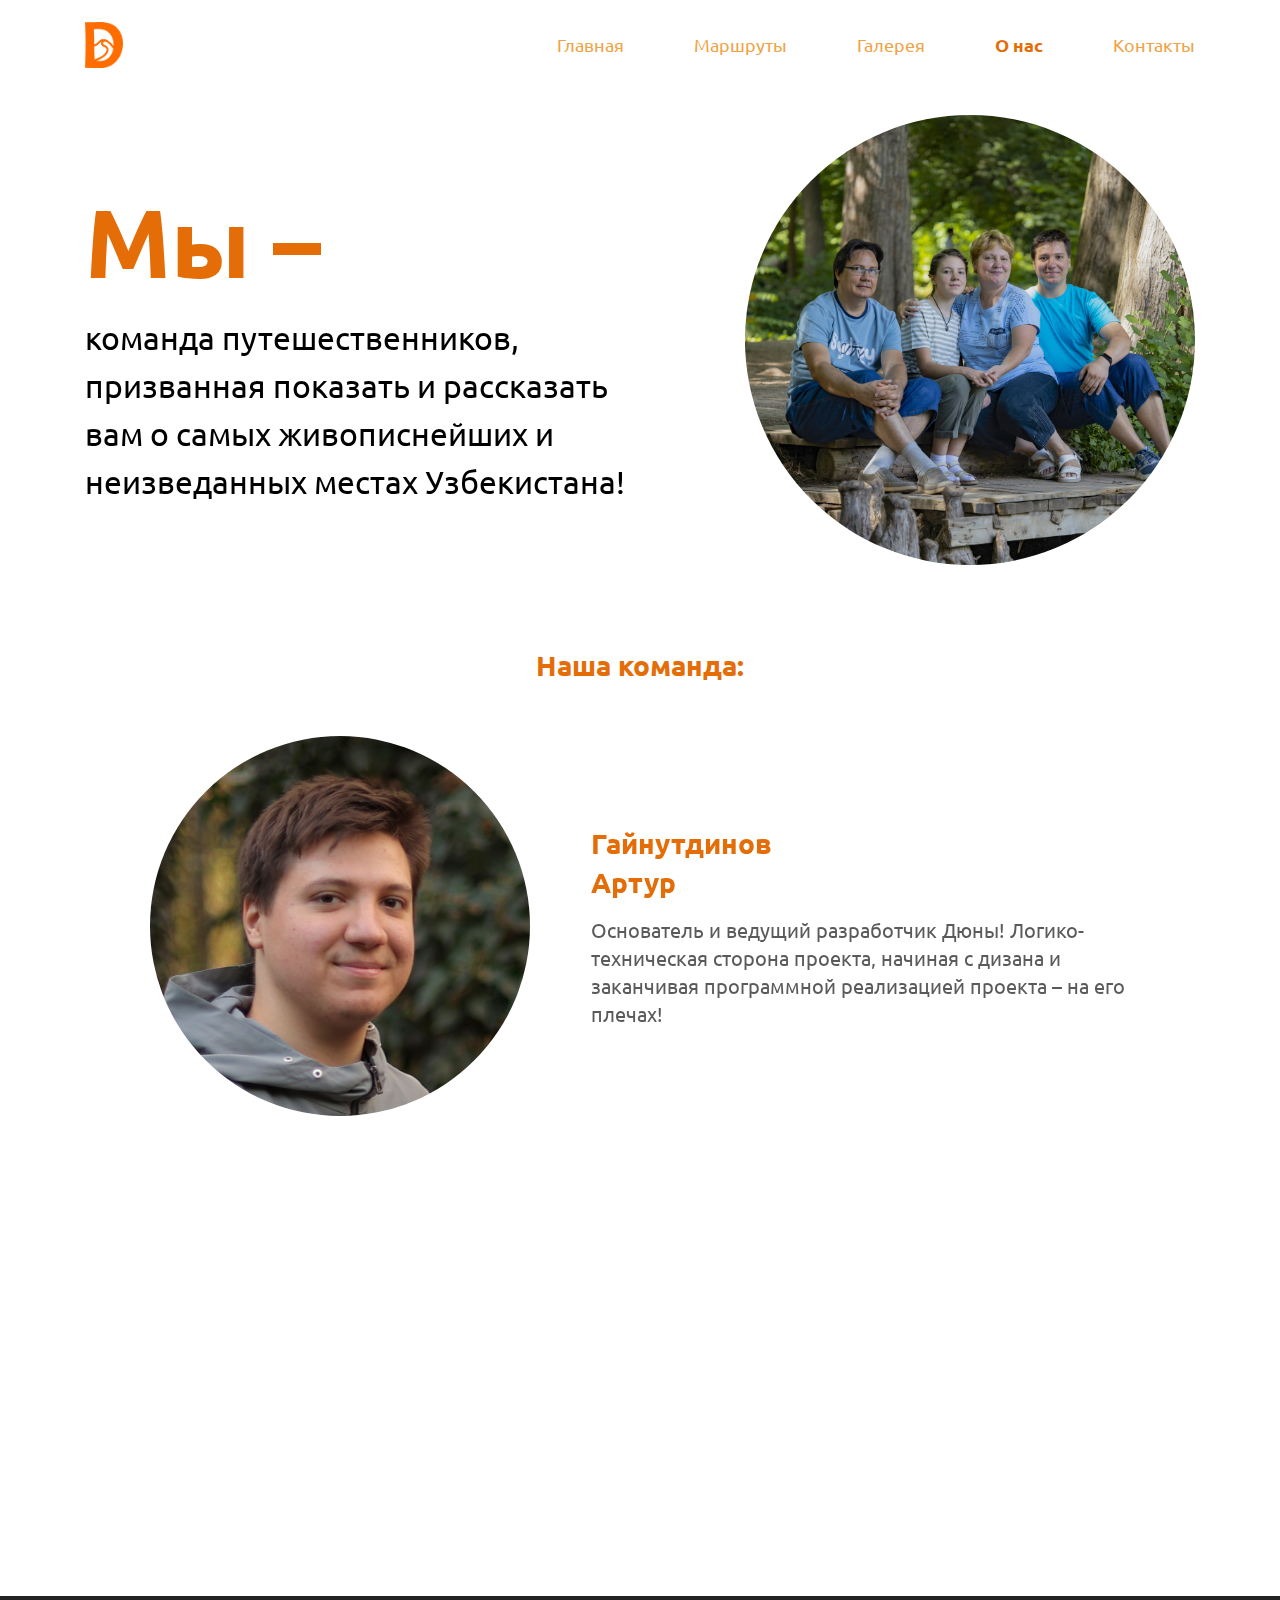
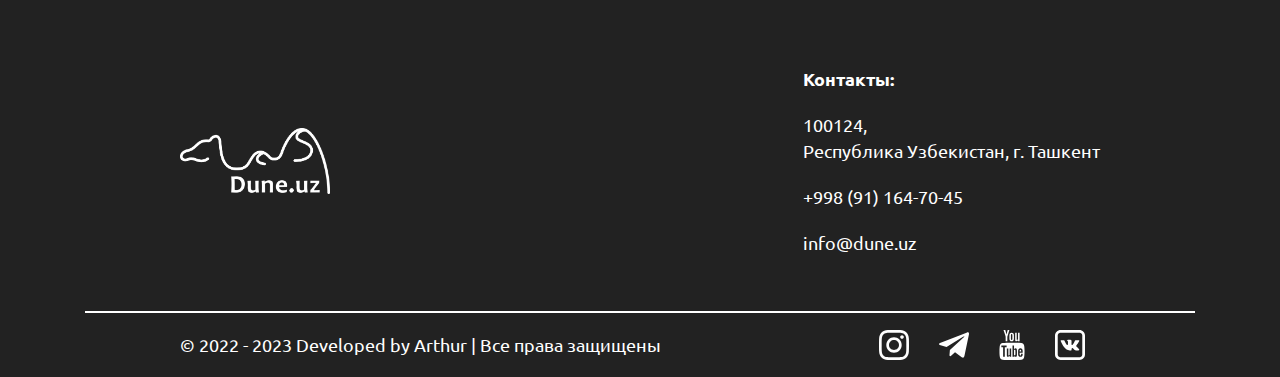
<file: about.html>
<!DOCTYPE html>
<html lang="ru">
<head>
    <meta charset="UTF-8">
    <meta http-equiv="X-UA-Compatible" content="IE=edge">
    <meta name="viewport" content="width=device-width, initial-scale=1.0">
    <title>Dune.uz | О нас</title>
    
    <!-- Ubuntu Google fonts -->
    <link rel="preconnect" href="https://fonts.googleapis.com">
    <link rel="preconnect" href="https://fonts.gstatic.com" crossorigin>
    <link href="https://fonts.googleapis.com/css2?family=Ubuntu:wght@300;400;500;700&display=swap" rel="stylesheet">

    <!-- Link AnimationJS CSS -->
    <link href="https://unpkg.com/aos@2.3.1/dist/aos.css" rel="stylesheet">
    <!-- Main Styles -->
    <link rel="stylesheet" href="styles/about-style.css">
    <!-- Header Style -->
    <link rel="stylesheet" href="styles/header-style.css">
    <!-- Footer Style -->
    <link rel="stylesheet" href="styles/footer-style.css">
    <link rel="icon" type="img/png" href="images/icons/favicon-orangeGS.png">
</head>
<body>
    <!--Header-->
    <header class="header">
        <div class="container">
            <!-- Логотип-ссылка слева -->
            <a href="index.html" class="header__logo">
                <img src="images/icons/DLogoGS.png" alt="Logo">
            </a>
            <!-- Оболочка для ссылок -->
            <nav class="header__menu" id="sidepanel">
                <!-- Список ссылок -->
                <ul class="header__list">
                    <li>
                        <a href="index.html" class="header__link">Главная</a>
                    </li>
                    <li>
                        <a href="routes.html" class="header__link">Маршруты</a>
                    </li>
                    <li>
                        <a href="gallery.html" class="header__link">Галерея</a>
                    </li>
                    <li>
                        <a href="about.html" class="header__link active-link">О нас</a>
                    </li>
                    <li>
                        <a href="#contacts" class="header__link" id="con-link">Контакты</a>
                    </li>
                </ul>
            </nav>
            <!-- Кнопка бургер < 992px -->
            <button class="header__burger">
                <img src="images/icons/bgl-con.png" alt="Menu" class="menu__b">
                <img src="images/icons/bgx-con.png" alt="Menu" class="menu__x">
            </button>
        </div>
    </header>

    <!--About-->
    <div class="container marg-top">
        <section class="about" data-aos="fade-up" data-aos-delay="400" data-aos-duration="800" data-aos-anchor-placement="top-bottom" data-aos-once="true">
            <h1 class="about__title">
                <span>Мы –</span><br>команда путешественников, призванная показать и рассказать  вам о самых живописнейших и неизведанных местах Узбекистана!
            </h1>
            <img src="images/about-us/FamilyGS.jpg" alt="Family" class="about__photo">
        </section>
    </div>

    <!--Our Team-->
    <div class="container">
        <section class="team">
            <h2 class="team__title">Наша команда:</h2>
            <article class="author" data-aos="fade-up" data-aos-delay="400" data-aos-duration="800" data-aos-anchor-placement="top-bottom" data-aos-once="true">
                <img src="images/about-us/ArthurGS.jpg" alt="Arthur" class="author__photo">
                <div class="author__intro">
                    <h2 class="author__title">Гайнутдинов<br>Артур</h2>
                    <p class="author__text">Основатель и ведущий разработчик Дюны! Логико-техническая сторона проекта, начиная с дизана и заканчивая программной реализацией проекта – на его плечах!</p>
                </div>
            </article>
            <article class="author individ" data-aos="fade-up" data-aos-delay="400" data-aos-duration="800" data-aos-anchor-placement="top-bottom" data-aos-once="true">
                <div class="author__intro right">
                    <h2 class="author__title">Гайнутдинова<br>Алина</h2>
                    <p class="author__text">Главный оператор, фотограф и видеограф Дюны! Самые живописные, невероятные и сочные природные пейзажи и локации, представленные в проекте – ее творческое видение!</p>
                </div>
                <img src="images/about-us/AlinaGS.jpg" alt="Alina" class="author__photo">
            </article>
        </section>
    </div>
    
    <!--Footer-->
    <footer class="footer">
        <div class="container footer__position">
            <div class="footer__inner">
                <img src="images/icons/CamelLogoGS.png" alt="Dune.uz" class="footer__logo footer__section">
                <div class="footer__section" id="contacts">
                    <ul>
                        <li class="footer__list-item">
                            <b>Контакты:</b>
                        </li>
                        <li class="footer__list-item">
                            100124,<br>Республика Узбекистан, г. Ташкент
                        </li>
                        <li class="footer__list-item">
                            <a href="tel:+998911647045" class="footer__link">+998 (91) 164-70-45</a>
                        </li>
                        <li class="footer__list-item">
                            <a href="mailto:info@dune.uz" class="footer__link">info@dune.uz</a>
                        </li>
                    </ul>
                </div>
            </div>
            <div class="footer__inner bottom">
                <p class="footer__rights">
                    © 2022 - 2023 Developed by <a href="https://instagram.com/bayram.live?igshid=OTJlNzQ0NWM=" target="_blank">Arthur</a> | Все права защищены
                </p>
                <ul class="footer__social-links">
                    <li class="footer__social-links__item">
                        <a href="https://instagram.com/duneuz" target="_blank">
                            <img src="images/icons/Instagram.svg" class="footer__social-link-hover">
                        </a>
                    </li>
                    <li class="footer__social-links__item">
                        <a href="https://t.me/duneuz" target="_blank">
                            <img src="images/icons/Telegram.svg" class="footer__social-link-hover">
                        </a>
                    </li>
                    <li class="footer__social-links__item">
                        <a href="https://youtube.com/channel/UC8iFPIPltpnwJkgDfgajmJQ" target="_blank">
                            <img src="images/icons/Youtube.svg" class="footer__social-link-hover">
                        </a>
                    </li>
                    <li class="footer__social-links__item">
                        <a href="https://vk.com/duneuz" target="_blank">
                            <img src="images/icons/VKontakte.svg" class="footer__social-link-hover">
                        </a>
                    </li>
                </ul>
            </div>
        </div>
    </footer>

    <!--Jquery-->
    <script src="https://code.jquery.com/jquery-3.6.3.min.js"
        integrity="sha256-pvPw+upLPUjgMXY0G+8O0xUf+/Im1MZjXxxgOcBQBXU=" crossorigin="anonymous"></script>
    <!-- Animation JS -->
    <script src="https://unpkg.com/aos@2.3.1/dist/aos.js"></script>
    <!--Scripts-->
    <script src="scripts/about-script.js"></script>
    <script src="scripts/header-script.js"></script>
</body>
</html>
</file>
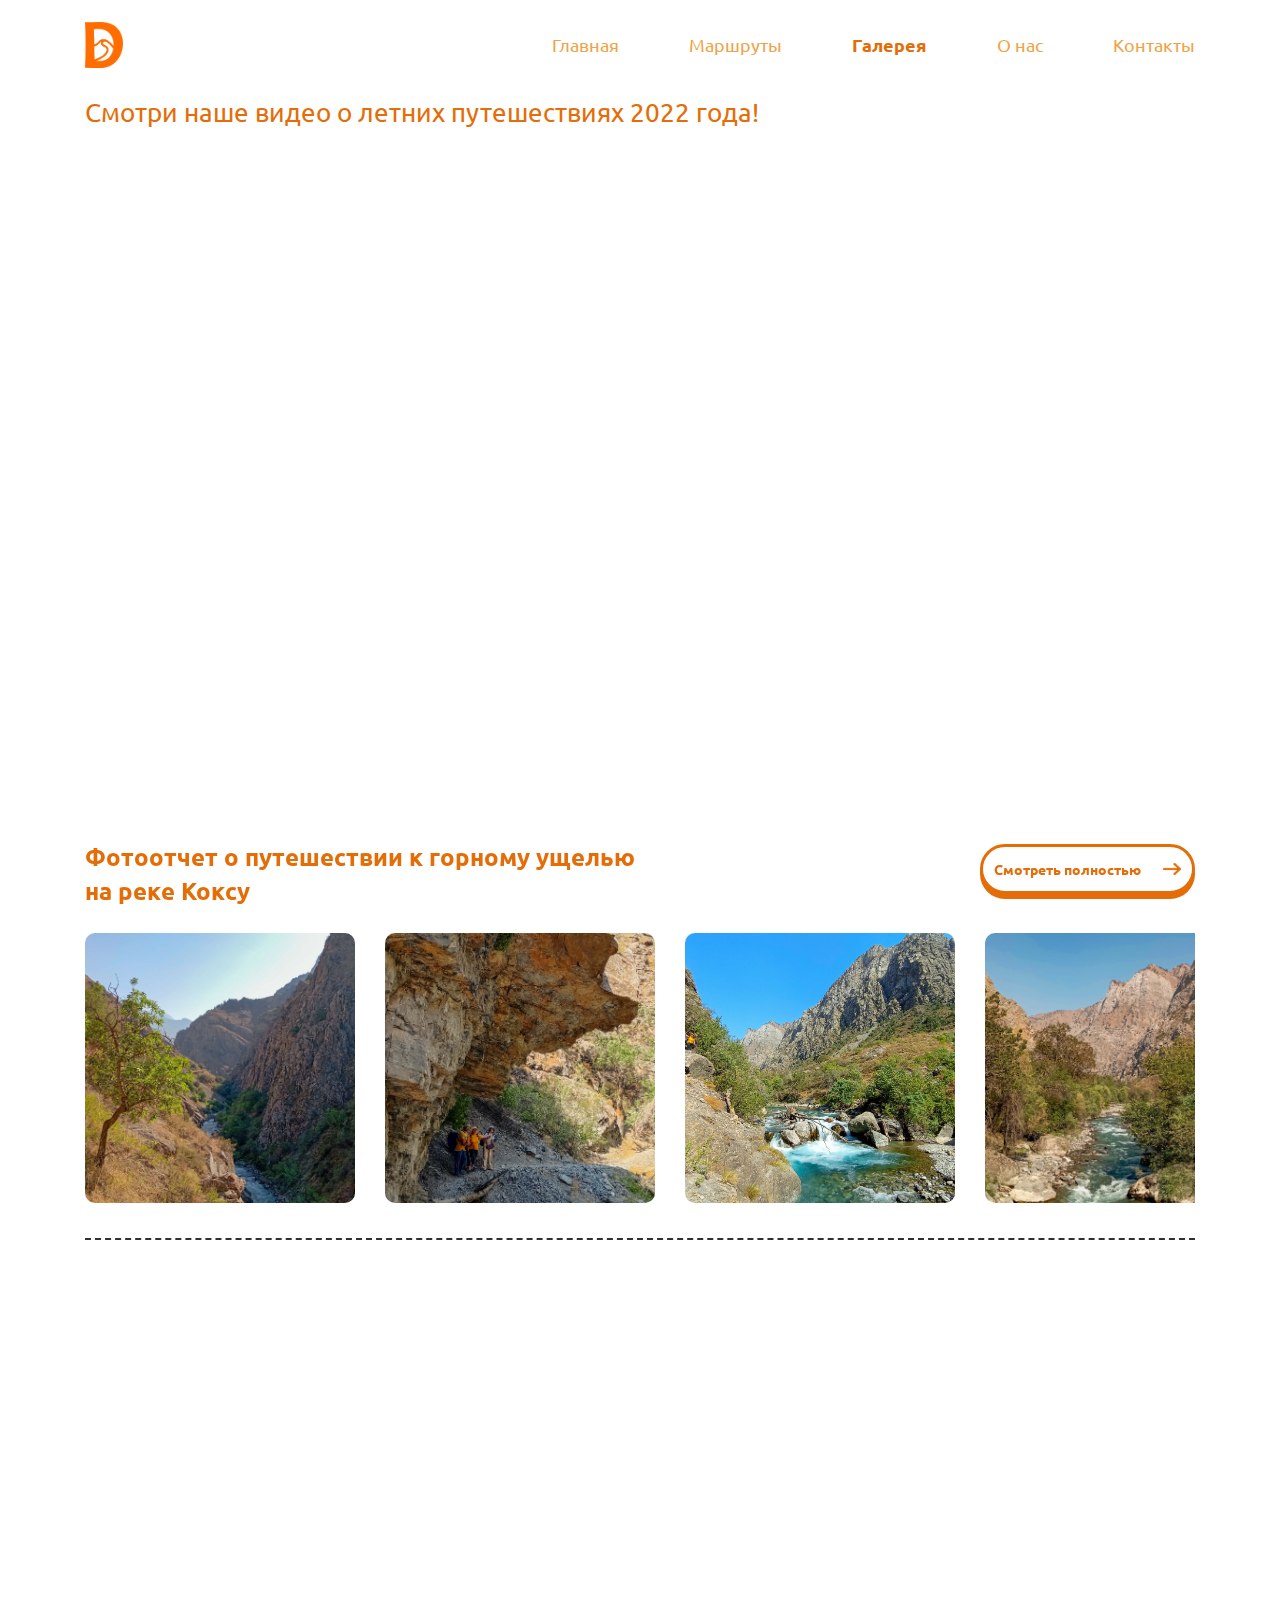
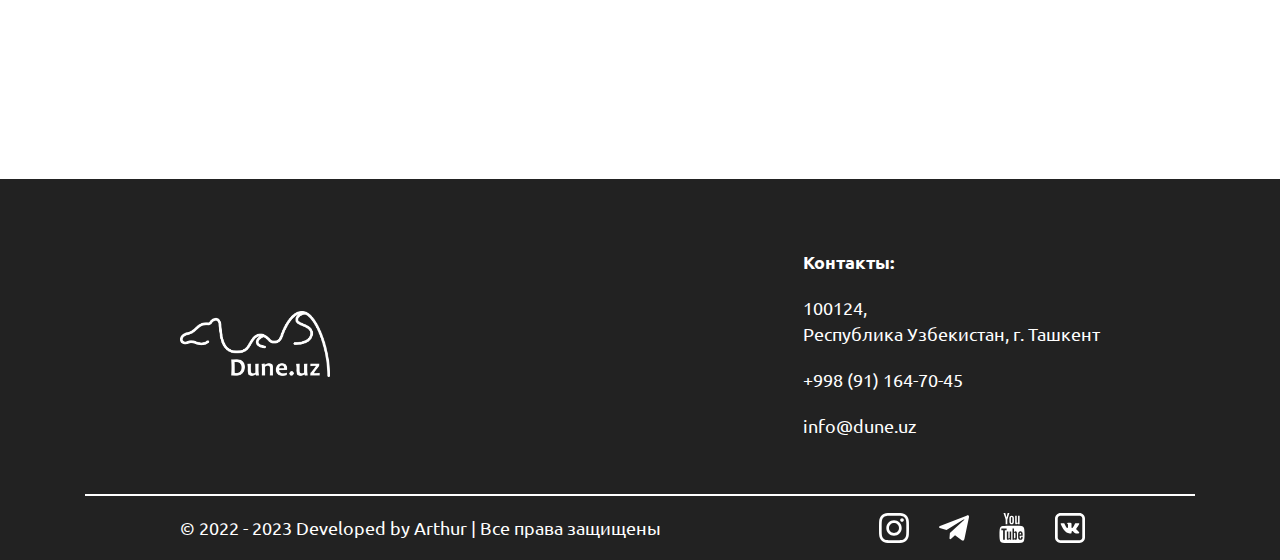
<file: gallery.html>
<!DOCTYPE html>
<html lang="ru">
<head>
    <meta charset="UTF-8">
    <meta http-equiv="X-UA-Compatible" content="IE=edge">
    <meta name="viewport" content="width=device-width, initial-scale=1.0">
    <title>Dune.uz | Галерея</title>

    <!-- Ubuntu Google fonts -->
    <link rel="preconnect" href="https://fonts.googleapis.com">
    <link rel="preconnect" href="https://fonts.gstatic.com" crossorigin>
    <link href="https://fonts.googleapis.com/css2?family=Ubuntu:wght@300;400;500;700&display=swap" rel="stylesheet">

    <!-- Link AnimationJS CSS -->
    <link href="https://unpkg.com/aos@2.3.1/dist/aos.css" rel="stylesheet">
    <!-- Link SwiperJS CSS -->
    <link rel="stylesheet" href="https://cdn.jsdelivr.net/npm/swiper@9/swiper-bundle.min.css"/>
    <!-- Main Styles -->
    <link rel="stylesheet" href="styles/gallery-style.css">
    <!-- Header Style -->
    <link rel="stylesheet" href="styles/header-style.css">
    <!-- Footer Style -->
    <link rel="stylesheet" href="styles/footer-style.css">
    <link rel="icon" type="img/png" href="images/icons/favicon-orangeGS.png">
</head>
<body>
    <!--Header-->
    <header class="header">
        <div class="container">
            <!-- Логотип-ссылка слева -->
            <a href="index.html" class="header__logo">
                <img src="images/icons/DLogoGS.png" alt="Logo">
            </a>
            <!-- Оболочка для ссылок -->
            <nav class="header__menu" id="sidepanel">
                <!-- Список ссылок -->
                <ul class="header__list">
                    <li>
                        <a href="index.html" class="header__link">Главная</a>
                    </li>
                    <li>
                        <a href="routes.html" class="header__link">Маршруты</a>
                    </li>
                    <li>
                        <a href="gallery.html" class="header__link active-link">Галерея</a>
                    </li>
                    <li>
                        <a href="about.html" class="header__link">О нас</a>
                    </li>
                    <li>
                        <a href="#contacts" class="header__link" id="con-link">Контакты</a>
                    </li>
                </ul>
            </nav>
            <!-- Кнопка бургер < 992px -->
            <button class="header__burger">
                <img src="images/icons/bgl-con.png" alt="Menu" class="menu__b">
                <img src="images/icons/bgx-con.png" alt="Menu" class="menu__x">
            </button>
        </div>
    </header>

    <div class="container">
        <div class="intro">
            <h2 class="intro__title">Смотри наше видео о летних путешествиях 2022 года!</h2>
            <div class="intro__video">
                <iframe src="https://www.youtube.com/embed/QMeRmIl5Qe8" title="YouTube video player" frameborder="0" allow="accelerometer; autoplay; clipboard-write; encrypted-media; gyroscope; picture-in-picture; web-share" allowfullscreen class="intro__video-link"></iframe>
            </div>
        </div>
    </div>

    <!--Albums-->
    <div class="container">
        <section class="allalbums">
            <article class="album" data-aos="fade-up" data-aos-delay="400" data-aos-duration="800" data-aos-anchor-placement="top-bottom" data-aos-once="true">
                <div class="album__text">
                    <h3 class="album__title">Фотоотчет о путешествии к горному ущелью на реке Коксу</h3>
                    <a href="albums/album-1.html" class="album__button">
                        Смотреть полностью
                        <img src="images/icons/album-arrow.png" alt="arrow">
                    </a>
                </div>
                <div data-slider-id="slider-1" class="swiper" id="slider-1">
                    <div class="swiper-wrapper">
                        <div class="swiper-slide">
                            <img src="images/albums/001/Photo_01.jpg" alt="Photo">
                        </div>
                        <div class="swiper-slide">
                            <img src="images/albums/001/Photo_02.jpg" alt="Photo">
                        </div>
                        <div class="swiper-slide">
                            <img src="images/albums/001/Photo_03.jpg" alt="Photo">
                        </div>
                        <div class="swiper-slide">
                            <img src="images/albums/001/Photo_04.jpg" alt="Photo">
                        </div>
                        <div class="swiper-slide">
                            <img src="images/albums/001/Photo_05.jpg" alt="Photo">
                        </div>
                        <div class="swiper-slide">
                            <img src="images/albums/001/Photo_06.jpg" alt="Photo">
                        </div>
                        <div class="swiper-slide">
                            <img src="images/albums/001/Photo_07.jpg" alt="Photo">
                        </div>
                    </div>
                    <div class="swiper-scrollbar"></div>
                </div>
            </article>
            <article class="album" data-aos="fade-up" data-aos-delay="400" data-aos-duration="800" data-aos-anchor-placement="top-bottom" data-aos-once="true">
                <div class="album__text">
                    <h3 class="album__title">Фотоотчет об экстримальном походе к водопаду Гулькамсая</h3>
                    <a href="albums/album-2.html" class="album__button">
                        Смотреть полностью
                        <img src="images/icons/album-arrow.png" alt="arrow">
                    </a>
                </div>
                <div data-slider-id="slider-2" class="swiper" id="slider-2">
                    <div class="swiper-wrapper">
                        <div class="swiper-slide">
                            <img src="images/albums/002/Photo_01.jpg" alt="Photo">
                        </div>
                        <div class="swiper-slide">
                            <img src="images/albums/002/Photo_02.jpg" alt="Photo">
                        </div>
                        <div class="swiper-slide">
                            <img src="images/albums/002/Photo_03.jpg" alt="Photo">
                        </div>
                        <div class="swiper-slide">
                            <img src="images/albums/002/Photo_04.jpg" alt="Photo">
                        </div>
                        <div class="swiper-slide">
                            <img src="images/albums/002/Photo_05.jpg" alt="Photo">
                        </div>
                        <div class="swiper-slide">
                            <img src="images/albums/002/Photo_06.jpg" alt="Photo">
                        </div>
                        <div class="swiper-slide">
                            <img src="images/albums/002/Photo_07.jpg" alt="Photo">
                        </div>
                    </div>
                    <div class="swiper-scrollbar"></div>
                </div>
            </article>
        </section>
    </div>
    
    <!--Footer-->
    <footer class="footer">
        <div class="container footer__position">
            <div class="footer__inner">
                <img src="images/icons/CamelLogoGS.png" alt="Dune.uz" class="footer__logo footer__section">
                <div class="footer__section" id="contacts">
                    <ul>
                        <li class="footer__list-item">
                            <b>Контакты:</b>
                        </li>
                        <li class="footer__list-item">
                            100124,<br>Республика Узбекистан, г. Ташкент
                        </li>
                        <li class="footer__list-item">
                            <a href="tel:+998911647045" class="footer__link">+998 (91) 164-70-45</a>
                        </li>
                        <li class="footer__list-item">
                            <a href="mailto:info@dune.uz" class="footer__link">info@dune.uz</a>
                        </li>
                    </ul>
                </div>
            </div>
            <div class="footer__inner bottom">
                <p class="footer__rights">
                    © 2022 - 2023 Developed by <a href="https://instagram.com/bayram.live?igshid=OTJlNzQ0NWM=" target="_blank">Arthur</a> | Все права защищены
                </p>
                <ul class="footer__social-links">
                    <li class="footer__social-links__item">
                        <a href="https://instagram.com/duneuz" target="_blank">
                            <img src="images/icons/Instagram.svg" class="footer__social-link-hover">
                        </a>
                    </li>
                    <li class="footer__social-links__item">
                        <a href="https://t.me/duneuz" target="_blank">
                            <img src="images/icons/Telegram.svg" class="footer__social-link-hover">
                        </a>
                    </li>
                    <li class="footer__social-links__item">
                        <a href="https://youtube.com/channel/UC8iFPIPltpnwJkgDfgajmJQ" target="_blank">
                            <img src="images/icons/Youtube.svg" class="footer__social-link-hover">
                        </a>
                    </li>
                    <li class="footer__social-links__item">
                        <a href="https://vk.com/duneuz" target="_blank">
                            <img src="images/icons/VKontakte.svg" class="footer__social-link-hover">
                        </a>
                    </li>
                </ul>
            </div>
        </div>
    </footer>

    <!--Jquery-->
    <script src="https://code.jquery.com/jquery-3.6.3.min.js"
        integrity="sha256-pvPw+upLPUjgMXY0G+8O0xUf+/Im1MZjXxxgOcBQBXU=" crossorigin="anonymous"></script>
    <!-- Swiper JS -->
    <script src="https://cdn.jsdelivr.net/npm/swiper@9/swiper-bundle.min.js"></script>
    <!-- Animation JS -->
    <script src="https://unpkg.com/aos@2.3.1/dist/aos.js"></script>
    <!--Scripts-->
    <script src="scripts/gallery-script.js"></script>
    <script src="scripts/header-script.js"></script>
</body>
</html>
</file>
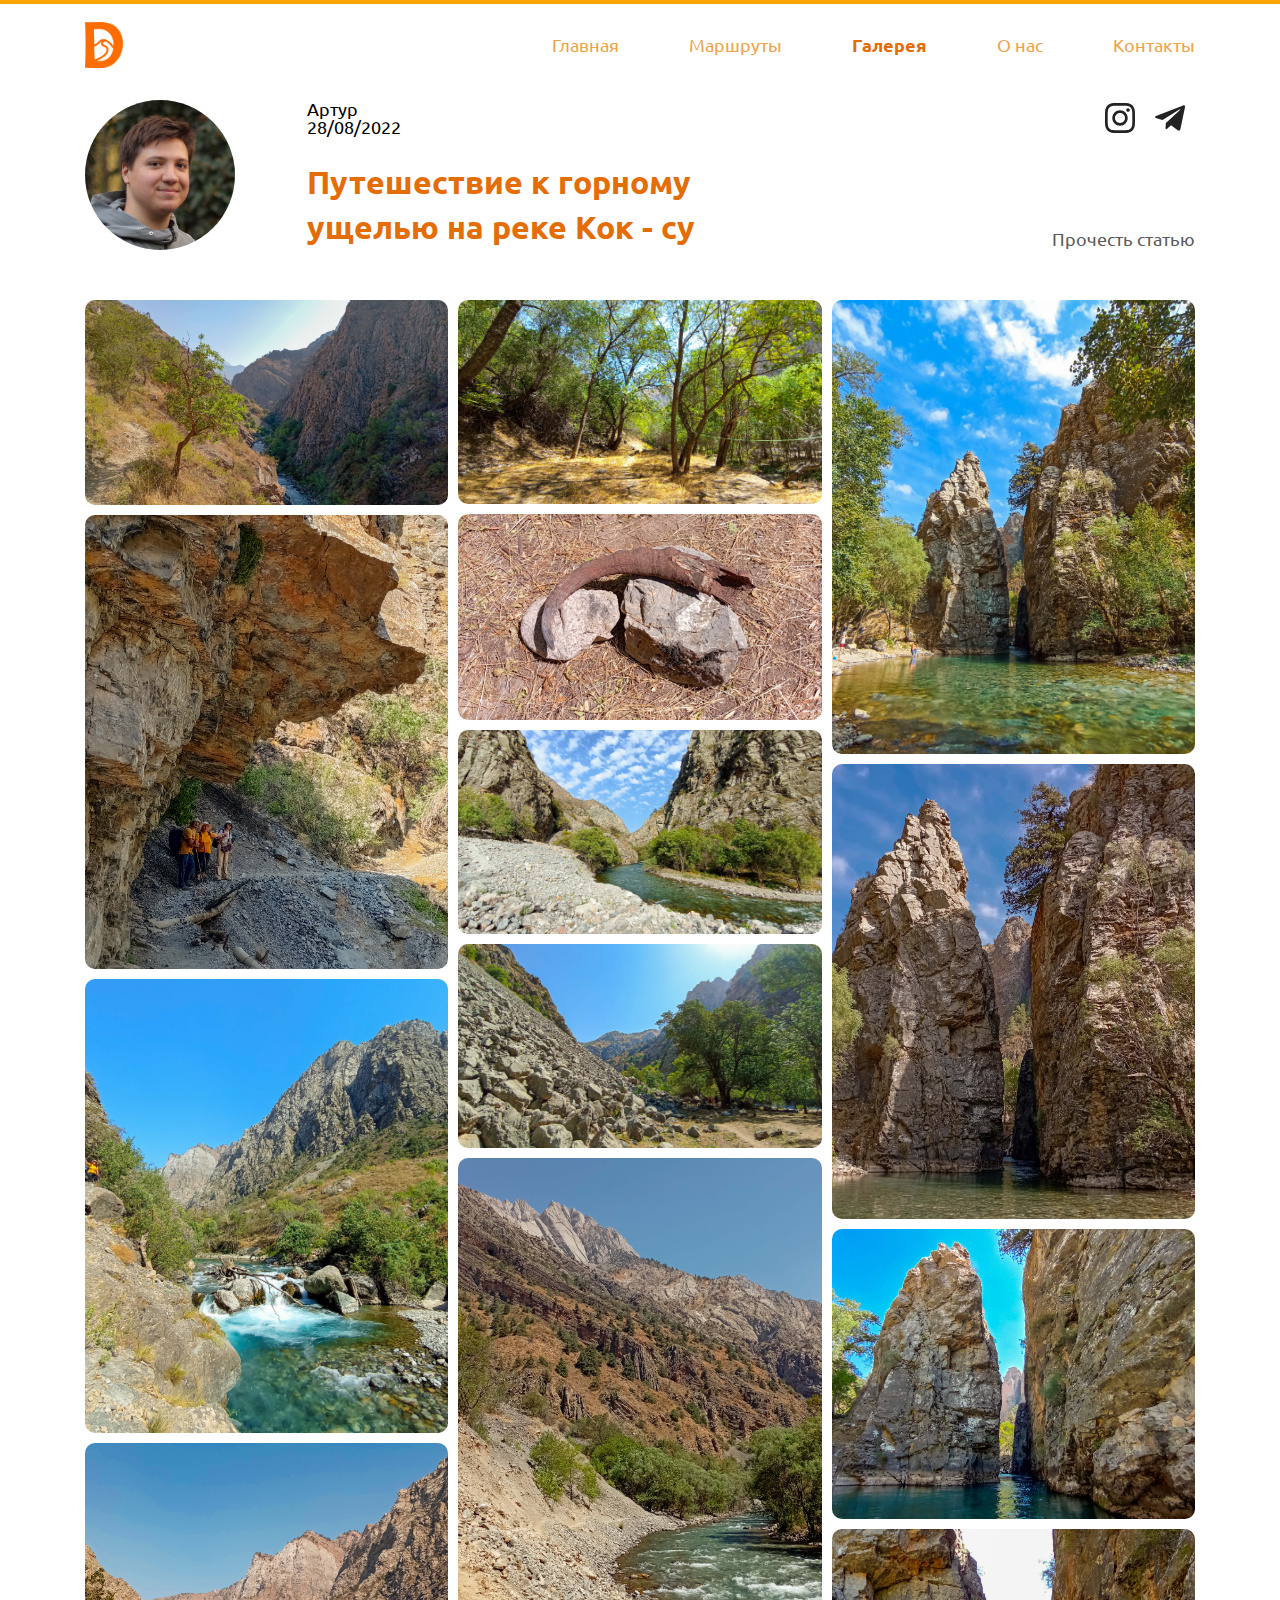
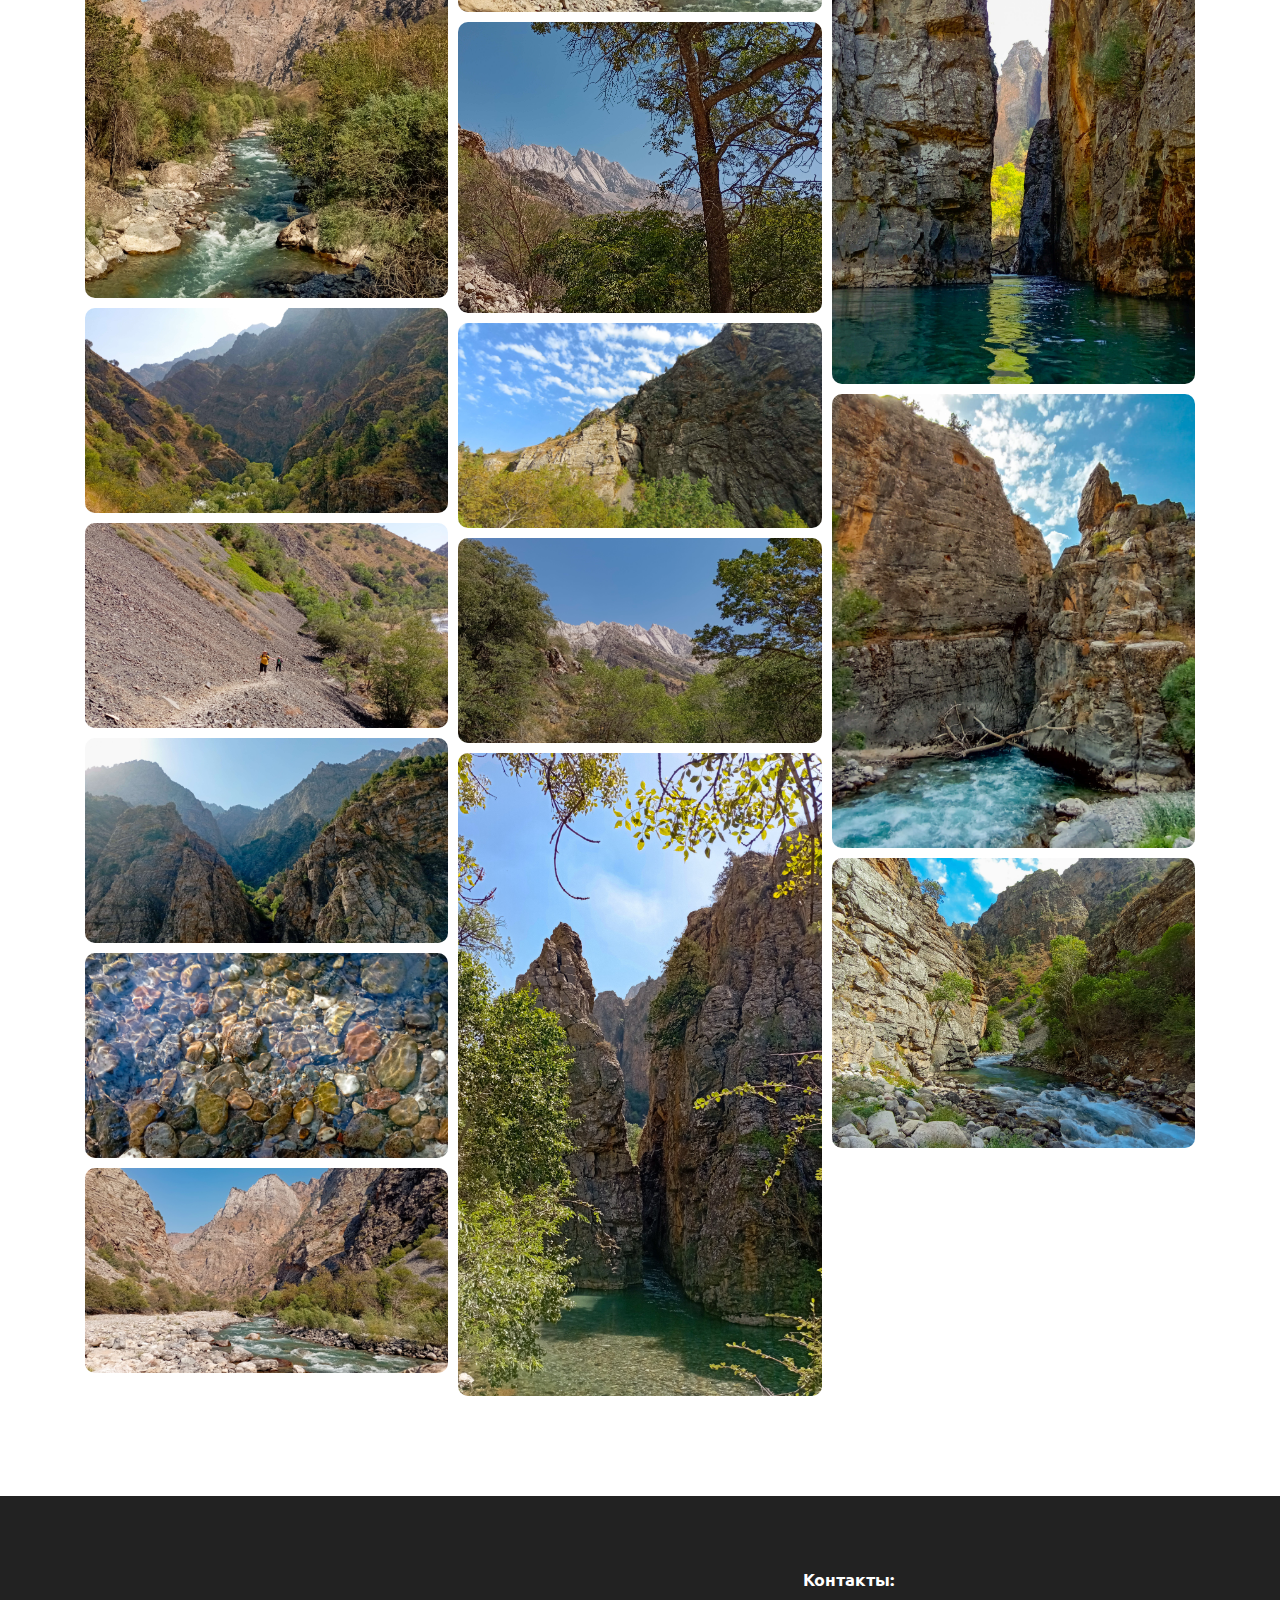
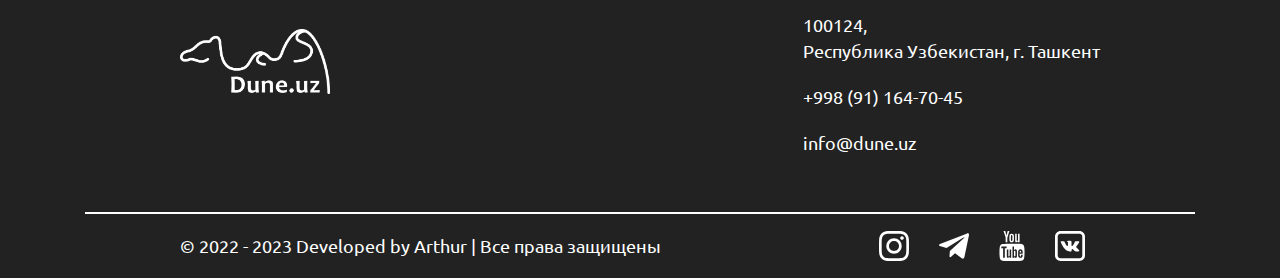
<file: albums/album-1.html>
<!DOCTYPE html>
<html lang="ru">
<head>
    <meta charset="UTF-8">
    <meta http-equiv="X-UA-Compatible" content="IE=edge">
    <meta name="viewport" content="width=device-width, initial-scale=1.0">
    <title>Dune.uz | Альбом</title>

    <!-- Ubuntu Google fonts -->
    <link rel="preconnect" href="https://fonts.googleapis.com">
    <link rel="preconnect" href="https://fonts.gstatic.com" crossorigin>
    <link href="https://fonts.googleapis.com/css2?family=Ubuntu:wght@300;400;500;700&display=swap" rel="stylesheet">

    <!-- LightGalleryJS -->
    <link rel="stylesheet" href="../styles/libraries/lightgallery.min.css">
    <!-- Main Styles -->
    <link rel="stylesheet" href="album-style.css">
    <!-- Header Style -->
    <link rel="stylesheet" href="../styles/header-style.css">
    <!-- Footer Style -->
    <link rel="stylesheet" href="../styles/footer-style.css">
    <link rel="icon" type="img/png" href="../images/icons/favicon-orangeGS.png">
</head>
<body>
    <!--Progress Line-->
    <div id="bar"></div>

    <!--Header-->
    <header class="header">
        <div class="container">
            <!-- Логотип-ссылка слева -->
            <a href="../index.html" class="header__logo">
                <img src="../images/icons/DLogoGS.png" alt="Logo">
            </a>
            <!-- Оболочка для ссылок -->
            <nav class="header__menu" id="sidepanel">
                <!-- Список ссылок -->
                <ul class="header__list">
                    <li>
                        <a href="../index.html" class="header__link">Главная</a>
                    </li>
                    <li>
                        <a href="../routes.html" class="header__link">Маршруты</a>
                    </li>
                    <li>
                        <a href="../gallery.html" class="header__link active-link">Галерея</a>
                    </li>
                    <li>
                        <a href="../about.html" class="header__link">О нас</a>
                    </li>
                    <li>
                        <a href="#contacts" class="header__link" id="con-link">Контакты</a>
                    </li>
                </ul>
            </nav>
            <!-- Кнопка бургер < 992px -->
            <button class="header__burger">
                <img src="../images/icons/bgl-con.png" alt="Menu" class="menu__b">
                <img src="../images/icons/bgx-con.png" alt="Menu" class="menu__x">
            </button>
        </div>
    </header>

    <!--Intro-->
    <div class="container">
        <section class="intro">
            <img src="../images/about-us/ArthurGS.jpg" alt="Author" class="intro__photo">
            <div class="intro__inner">
                <div class="author-social">
                    <p>Артур<br>28/08/2022</p>
                    <ul class="social-share">
                        <li class="social-share__item">
                            <a href="https://instagram.com/duneuz" target="_blank">
                                <img src="../images/icons/share__logo__instagram.svg" class="social-share__item__link">
                            </a>
                        </li>
                        <li class="social-share__item">
                            <a href="https://t.me/duneuz" target="_blank">
                                <img src="../images/icons/share__logo__telegram.svg" class="social-share__item__link">
                            </a>
                        </li>
                    </ul>
                </div>
                <div class="title-view">
                    <h2 class="intro__title">
                        Путешествие к горному<br>ущелью на реке Кок - су
                    </h2>
                    <a href="../articles/article-1.html">Прочесть статью</a>
                </div>
            </div>
        </section>
    </div>

    <div class="container">
        <div class="image-gallery">
            <a href="../images/albums/001/Photo_01.jpg" class="image-item">
                <img src="../images/albums/001/Photo_01.jpg" alt="Фото 1" class="image-item__photo"/>
                <div class="overlay">Увеличить фото</div>
            </a>
            <a href="../images/albums/001/Photo_02.jpg" class="image-item">
                <img src="../images/albums/001/Photo_02.jpg" alt="Фото 2" class="image-item__photo"/>
                <div class="overlay">Увеличить фото</div>
            </a>
            <a href="../images/albums/001/Photo_03.jpg" class="image-item">
                <img src="../images/albums/001/Photo_03.jpg" alt="Фото 3" class="image-item__photo"/>
                <div class="overlay">Увеличить фото</div>
            </a>
            <a href="../images/albums/001/Photo_04.jpg" class="image-item">
                <img src="../images/albums/001/Photo_04.jpg" alt="Фото 4" class="image-item__photo"/>
                <div class="overlay">Увеличить фото</div>
            </a>
            <a href="../images/albums/001/Photo_05.jpg" class="image-item">
                <img src="../images/albums/001/Photo_05.jpg" alt="Фото 5" class="image-item__photo"/>
                <div class="overlay">Увеличить фото</div>
            </a>
            <a href="../images/albums/001/Photo_06.jpg" class="image-item">
                <img src="../images/albums/001/Photo_06.jpg" alt="Фото 6" class="image-item__photo"/>
                <div class="overlay">Увеличить фото</div>
            </a>
            <a href="../images/albums/001/Photo_07.jpg" class="image-item">
                <img src="../images/albums/001/Photo_07.jpg" alt="Фото 7" class="image-item__photo"/>
                <div class="overlay">Увеличить фото</div>
            </a>
            <a href="../images/albums/001/Photo_08.jpg" class="image-item">
                <img src="../images/albums/001/Photo_08.jpg" alt="Фото 8" class="image-item__photo"/>
                <div class="overlay">Увеличить фото</div>
            </a>
            <a href="../images/albums/001/Photo_09.jpg" class="image-item">
                <img src="../images/albums/001/Photo_09.jpg" alt="Фото 9" class="image-item__photo"/>
                <div class="overlay">Увеличить фото</div>
            </a>
            <a href="../images/albums/001/Photo_10.jpg" class="image-item">
                <img src="../images/albums/001/Photo_10.jpg" alt="Фото 10" class="image-item__photo"/>
                <div class="overlay">Увеличить фото</div>
            </a>
            <a href="../images/albums/001/Photo_11.jpg" class="image-item">
                <img src="../images/albums/001/Photo_11.jpg" alt="Фото 11" class="image-item__photo"/>
                <div class="overlay">Увеличить фото</div>
            </a>
            <a href="../images/albums/001/Photo_12.jpg" class="image-item">
                <img src="../images/albums/001/Photo_12.jpg" alt="Фото 12" class="image-item__photo"/>
                <div class="overlay">Увеличить фото</div>
            </a>
            <a href="../images/albums/001/Photo_13.jpg" class="image-item">
                <img src="../images/albums/001/Photo_13.jpg" alt="Фото 13" class="image-item__photo"/>
                <div class="overlay">Увеличить фото</div>
            </a>
            <a href="../images/albums/001/Photo_14.jpg" class="image-item">
                <img src="../images/albums/001/Photo_14.jpg" alt="Фото 14" class="image-item__photo"/>
                <div class="overlay">Увеличить фото</div>
            </a>
            <a href="../images/albums/001/Photo_15.jpg" class="image-item">
                <img src="../images/albums/001/Photo_15.jpg" alt="Фото 15" class="image-item__photo"/>
                <div class="overlay">Увеличить фото</div>
            </a>
            <a href="../images/albums/001/Photo_16.jpg" class="image-item">
                <img src="../images/albums/001/Photo_16.jpg" alt="Фото 16" class="image-item__photo"/>
                <div class="overlay">Увеличить фото</div>
            </a>
            <a href="../images/albums/001/Photo_17.jpg" class="image-item">
                <img src="../images/albums/001/Photo_17.jpg" alt="Фото 17" class="image-item__photo"/>
                <div class="overlay">Увеличить фото</div>
            </a>
            <a href="../images/albums/001/Photo_18.jpg" class="image-item">
                <img src="../images/albums/001/Photo_18.jpg" alt="Фото 18" class="image-item__photo"/>
                <div class="overlay">Увеличить фото</div>
            </a>
            <a href="../images/albums/001/Photo_19.jpg" class="image-item">
                <img src="../images/albums/001/Photo_19.jpg" alt="Фото 19" class="image-item__photo"/>
                <div class="overlay">Увеличить фото</div>
            </a>
            <a href="../images/albums/001/Photo_20.jpg" class="image-item">
                <img src="../images/albums/001/Photo_20.jpg" alt="Фото 20" class="image-item__photo"/>
                <div class="overlay">Увеличить фото</div>
            </a>
            <a href="../images/albums/001/Photo_21.jpg" class="image-item">
                <img src="../images/albums/001/Photo_21.jpg" alt="Фото 21" class="image-item__photo"/>
                <div class="overlay">Увеличить фото</div>
            </a>
            <a href="../images/albums/001/Photo_22.jpg" class="image-item">
                <img src="../images/albums/001/Photo_22.jpg" alt="Фото 22" class="image-item__photo"/>
                <div class="overlay">Увеличить фото</div>
            </a>
            <a href="../images/albums/001/Photo_23.jpg" class="image-item">
                <img src="../images/albums/001/Photo_23.jpg" alt="Фото 23" class="image-item__photo"/>
                <div class="overlay">Увеличить фото</div>
            </a>
            <a href="../images/albums/001/Photo_24.jpg" class="image-item">
                <img src="../images/albums/001/Photo_24.jpg" alt="Фото 24" class="image-item__photo"/>
                <div class="overlay">Увеличить фото</div>
            </a>
        </div>
    </div>
    
       <!--Footer-->
       <footer class="footer">
        <div class="container footer__position">
            <div class="footer__inner">
                <img src="../images/icons/CamelLogoGS.png" alt="Dune.uz" class="footer__logo footer__section">
                <div class="footer__section" id="contacts">
                    <ul>
                        <li class="footer__list-item">
                            <b>Контакты:</b>
                        </li>
                        <li class="footer__list-item">
                            100124,<br>Республика Узбекистан, г. Ташкент
                        </li>
                        <li class="footer__list-item">
                            <a href="tel:+998911647045" class="footer__link">+998 (91) 164-70-45</a>
                        </li>
                        <li class="footer__list-item">
                            <a href="mailto:info@dune.uz" class="footer__link">info@dune.uz</a>
                        </li>
                    </ul>
                </div>
            </div>
            <div class="footer__inner bottom">
                <p class="footer__rights">
                    © 2022 - 2023 Developed by <a href="https://instagram.com/bayram.live?igshid=OTJlNzQ0NWM=" target="_blank">Arthur</a> | Все права защищены
                </p>
                <ul class="footer__social-links">
                    <li class="footer__social-links__item">
                        <a href="https://instagram.com/duneuz" target="_blank">
                            <img src="../images/icons/Instagram.svg" class="footer__social-link-hover">
                        </a>
                    </li>
                    <li class="footer__social-links__item">
                        <a href="https://t.me/duneuz" target="_blank">
                            <img src="../images/icons/Telegram.svg" class="footer__social-link-hover">
                        </a>
                    </li>
                    <li class="footer__social-links__item">
                        <a href="https://youtube.com/channel/UC8iFPIPltpnwJkgDfgajmJQ" target="_blank">
                            <img src="../images/icons/Youtube.svg" class="footer__social-link-hover">
                        </a>
                    </li>
                    <li class="footer__social-links__item">
                        <a href="https://vk.com/duneuz" target="_blank">
                            <img src="../images/icons/VKontakte.svg" class="footer__social-link-hover">
                        </a>
                    </li>
                </ul>
            </div>
        </div>
    </footer>

    <!-- Jquery -->
    <script src="https://code.jquery.com/jquery-3.6.3.min.js"
        integrity="sha256-pvPw+upLPUjgMXY0G+8O0xUf+/Im1MZjXxxgOcBQBXU=" crossorigin="anonymous"></script>
    <!-- LightGallery JS -->
    <script src="../scripts/libraries/lightgallery.min.js"></script>
    <!-- Scripts -->
    <script src="../scripts/albums-script.js"></script>
    <script src="../scripts/header-script.js"></script>
</body>
</html>
</file>
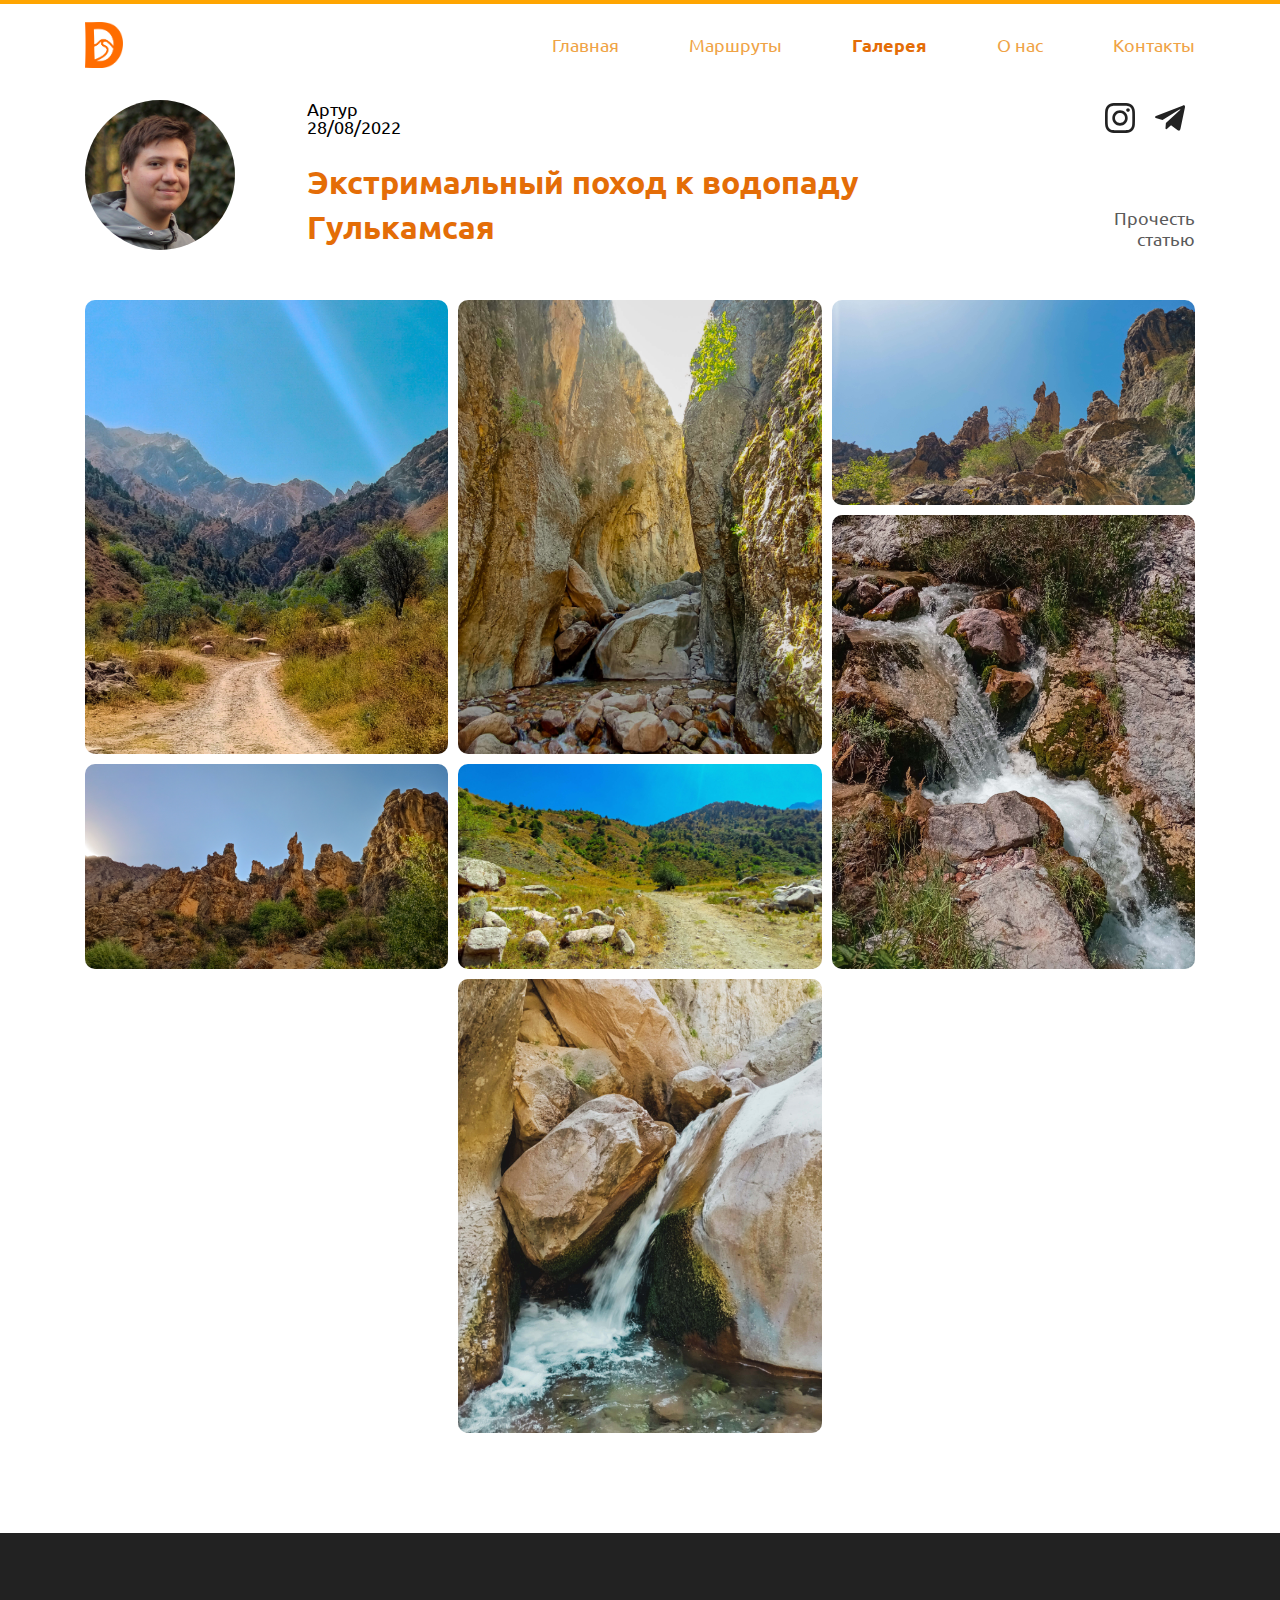
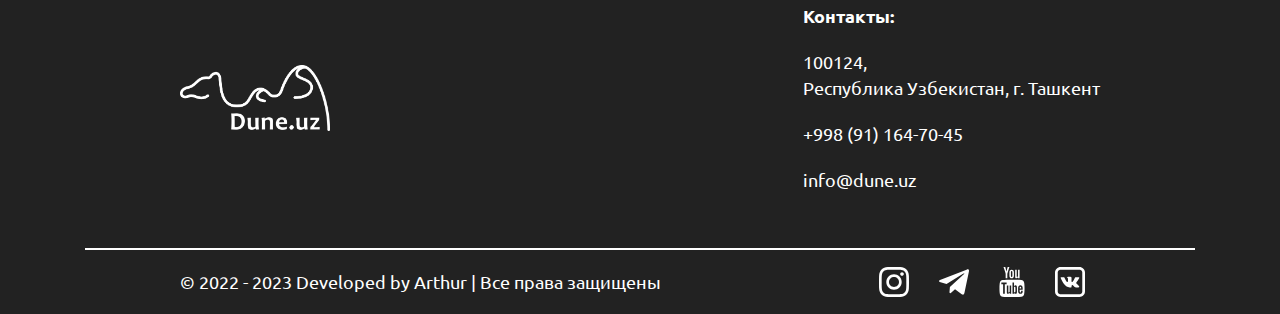
<file: albums/album-2.html>
<!DOCTYPE html>
<html lang="ru">
<head>
    <meta charset="UTF-8">
    <meta http-equiv="X-UA-Compatible" content="IE=edge">
    <meta name="viewport" content="width=device-width, initial-scale=1.0">
    <title>Dune.uz | Альбом</title>

    <!-- Ubuntu Google fonts -->
    <link rel="preconnect" href="https://fonts.googleapis.com">
    <link rel="preconnect" href="https://fonts.gstatic.com" crossorigin>
    <link href="https://fonts.googleapis.com/css2?family=Ubuntu:wght@300;400;500;700&display=swap" rel="stylesheet">

    <!-- LightGalleryJS -->
    <link rel="stylesheet" href="../styles/libraries/lightgallery.min.css">
    <!-- Main Styles -->
    <link rel="stylesheet" href="album-style.css">
    <!-- Header Style -->
    <link rel="stylesheet" href="../styles/header-style.css">
    <!-- Footer Style -->
    <link rel="stylesheet" href="../styles/footer-style.css">
    <link rel="icon" type="img/png" href="../images/icons/favicon-orangeGS.png">
</head>
<body>
    <!--Progress Line-->
    <div id="bar"></div>

    <!--Header-->
    <header class="header">
        <div class="container">
            <!-- Логотип-ссылка слева -->
            <a href="../index.html" class="header__logo">
                <img src="../images/icons/DLogoGS.png" alt="Logo">
            </a>
            <!-- Оболочка для ссылок -->
            <nav class="header__menu" id="sidepanel">
                <!-- Список ссылок -->
                <ul class="header__list">
                    <li>
                        <a href="../index.html" class="header__link">Главная</a>
                    </li>
                    <li>
                        <a href="../routes.html" class="header__link">Маршруты</a>
                    </li>
                    <li>
                        <a href="../gallery.html" class="header__link active-link">Галерея</a>
                    </li>
                    <li>
                        <a href="../about.html" class="header__link">О нас</a>
                    </li>
                    <li>
                        <a href="#contacts" class="header__link" id="con-link">Контакты</a>
                    </li>
                </ul>
            </nav>
            <!-- Кнопка бургер < 992px -->
            <button class="header__burger">
                <img src="../images/icons/bgl-con.png" alt="Menu" class="menu__b">
                <img src="../images/icons/bgx-con.png" alt="Menu" class="menu__x">
            </button>
        </div>
    </header>

    <!--Intro-->
    <div class="container">
        <section class="intro">
            <img src="../images/about-us/ArthurGS.jpg" alt="Author" class="intro__photo">
            <div class="intro__inner">
                <div class="author-social">
                    <p>Артур<br>28/08/2022</p>
                    <ul class="social-share">
                        <li class="social-share__item">
                            <a href="https://instagram.com/duneuz" target="_blank">
                                <img src="../images/icons/share__logo__instagram.svg" class="social-share__item__link">
                            </a>
                        </li>
                        <li class="social-share__item">
                            <a href="https://t.me/duneuz" target="_blank">
                                <img src="../images/icons/share__logo__telegram.svg" class="social-share__item__link">
                            </a>
                        </li>
                    </ul>
                </div>
                <div class="title-view">
                    <h2 class="intro__title">
                        Экстримальный поход к водопаду Гулькамсая
                    </h2>
                    <a href="../articles/article-2.html">Прочесть статью</a>
                </div>
            </div>
        </section>
    </div>

    <div class="container">
        <div class="image-gallery">
            <a href="../images/albums/002/Photo_01.jpg" class="image-item">
                <img src="../images/albums/002/Photo_01.jpg" alt="Фото 1" class="image-item__photo"/>
                <div class="overlay">Увеличить фото</div>
            </a>
            <a href="../images/albums/002/Photo_02.jpg" class="image-item">
                <img src="../images/albums/002/Photo_02.jpg" alt="Фото 2" class="image-item__photo"/>
                <div class="overlay">Увеличить фото</div>
            </a>
            <a href="../images/albums/002/Photo_03.jpg" class="image-item">
                <img src="../images/albums/002/Photo_03.jpg" alt="Фото 3" class="image-item__photo"/>
                <div class="overlay">Увеличить фото</div>
            </a>
            <a href="../images/albums/002/Photo_04.jpg" class="image-item">
                <img src="../images/albums/002/Photo_04.jpg" alt="Фото 4" class="image-item__photo"/>
                <div class="overlay">Увеличить фото</div>
            </a>
            <a href="../images/albums/002/Photo_05.jpg" class="image-item">
                <img src="../images/albums/002/Photo_05.jpg" alt="Фото 5" class="image-item__photo"/>
                <div class="overlay">Увеличить фото</div>
            </a>
            <a href="../images/albums/002/Photo_06.jpg" class="image-item">
                <img src="../images/albums/002/Photo_06.jpg" alt="Фото 6" class="image-item__photo"/>
                <div class="overlay">Увеличить фото</div>
            </a>
            <a href="../images/albums/002/Photo_07.jpg" class="image-item">
                <img src="../images/albums/002/Photo_07.jpg" alt="Фото 7" class="image-item__photo"/>
                <div class="overlay">Увеличить фото</div>
            </a>
        </div>
    </div>
    
       <!--Footer-->
       <footer class="footer">
        <div class="container footer__position">
            <div class="footer__inner">
                <img src="../images/icons/CamelLogoGS.png" alt="Dune.uz" class="footer__logo footer__section">
                <div class="footer__section" id="contacts">
                    <ul>
                        <li class="footer__list-item">
                            <b>Контакты:</b>
                        </li>
                        <li class="footer__list-item">
                            100124,<br>Республика Узбекистан, г. Ташкент
                        </li>
                        <li class="footer__list-item">
                            <a href="tel:+998911647045" class="footer__link">+998 (91) 164-70-45</a>
                        </li>
                        <li class="footer__list-item">
                            <a href="mailto:info@dune.uz" class="footer__link">info@dune.uz</a>
                        </li>
                    </ul>
                </div>
            </div>
            <div class="footer__inner bottom">
                <p class="footer__rights">
                    © 2022 - 2023 Developed by <a href="https://instagram.com/bayram.live?igshid=OTJlNzQ0NWM=" target="_blank">Arthur</a> | Все права защищены
                </p>
                <ul class="footer__social-links">
                    <li class="footer__social-links__item">
                        <a href="https://instagram.com/duneuz" target="_blank">
                            <img src="../images/icons/Instagram.svg" class="footer__social-link-hover">
                        </a>
                    </li>
                    <li class="footer__social-links__item">
                        <a href="https://t.me/duneuz" target="_blank">
                            <img src="../images/icons/Telegram.svg" class="footer__social-link-hover">
                        </a>
                    </li>
                    <li class="footer__social-links__item">
                        <a href="https://youtube.com/channel/UC8iFPIPltpnwJkgDfgajmJQ" target="_blank">
                            <img src="../images/icons/Youtube.svg" class="footer__social-link-hover">
                        </a>
                    </li>
                    <li class="footer__social-links__item">
                        <a href="https://vk.com/duneuz" target="_blank">
                            <img src="../images/icons/VKontakte.svg" class="footer__social-link-hover">
                        </a>
                    </li>
                </ul>
            </div>
        </div>
    </footer>

    <!--Jquery-->
    <script src="https://code.jquery.com/jquery-3.6.3.min.js"
        integrity="sha256-pvPw+upLPUjgMXY0G+8O0xUf+/Im1MZjXxxgOcBQBXU=" crossorigin="anonymous"></script>
    <!-- LightGallery JS -->
    <script src="../scripts/libraries/lightgallery.min.js"></script>
    <!-- Scripts -->
    <script src="../scripts/albums-script.js"></script>
    <script src="../scripts/header-script.js"></script>
</body>
</html>
</file>
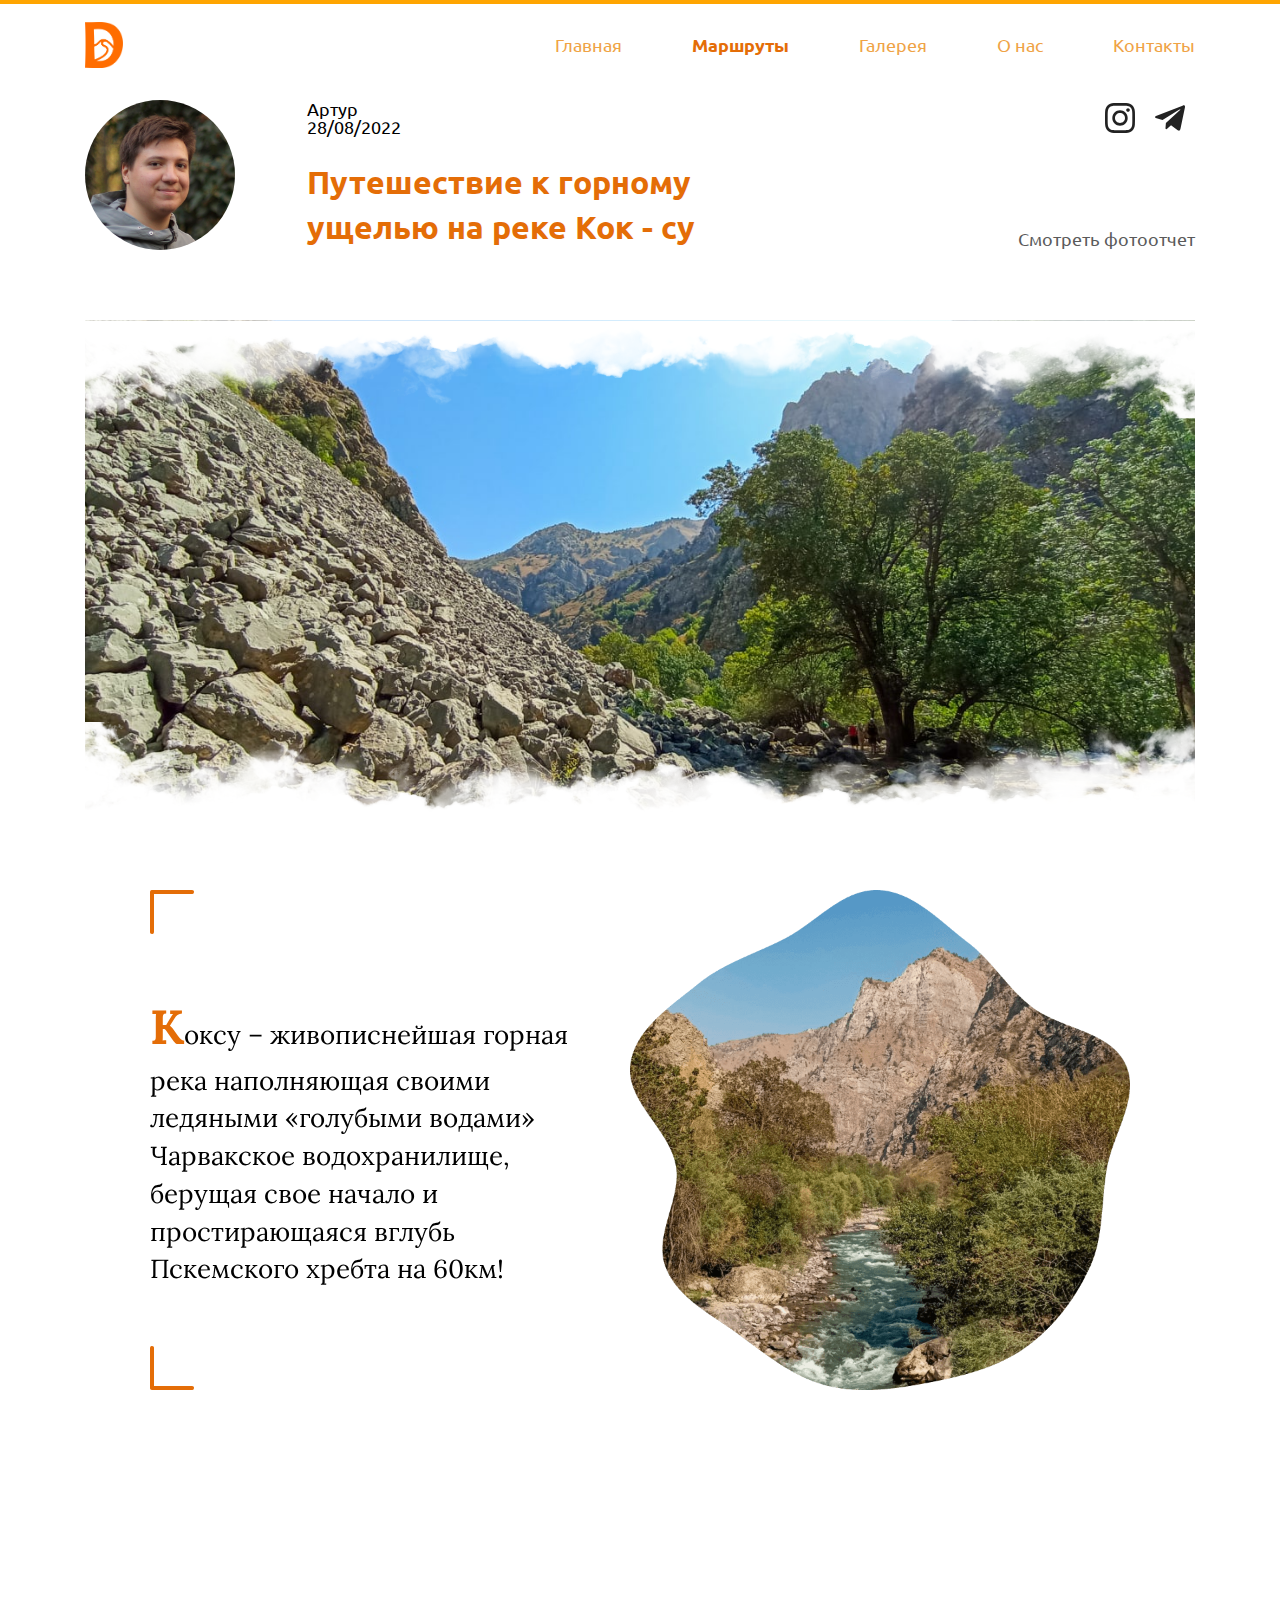
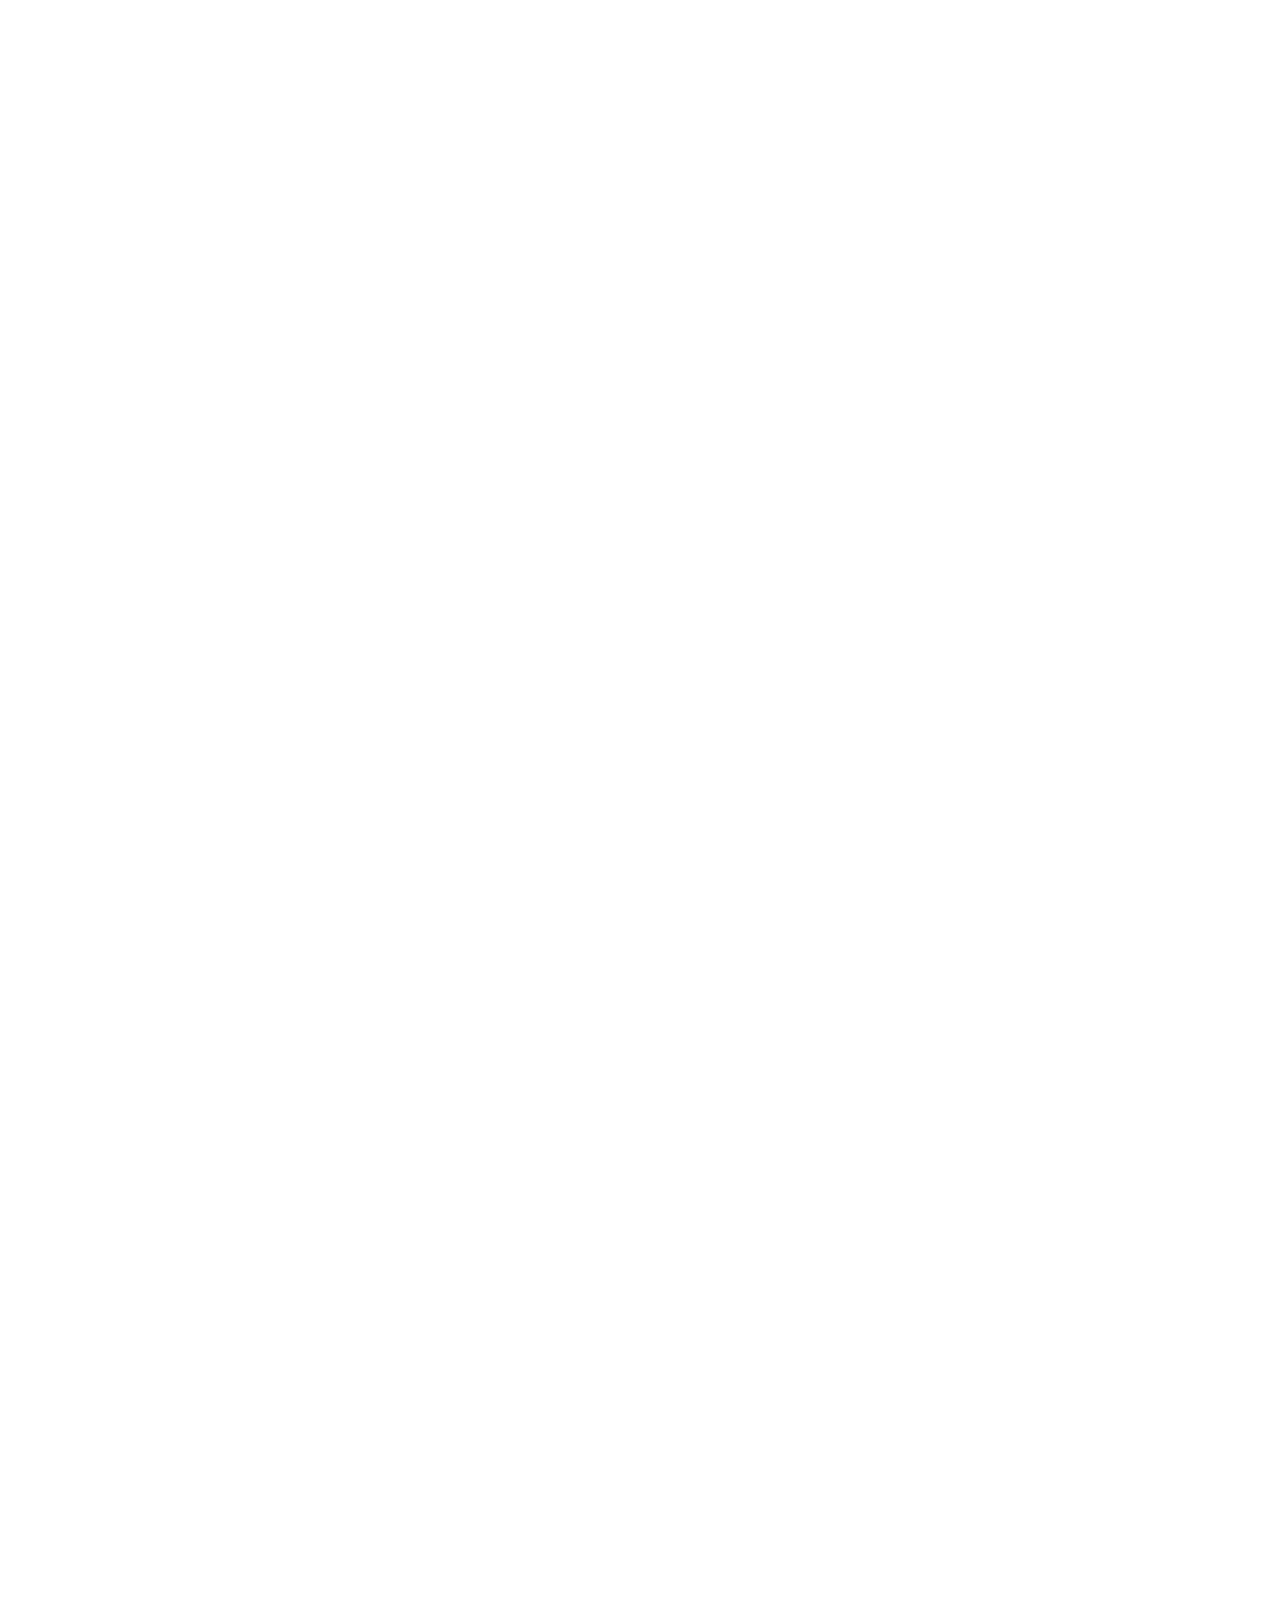
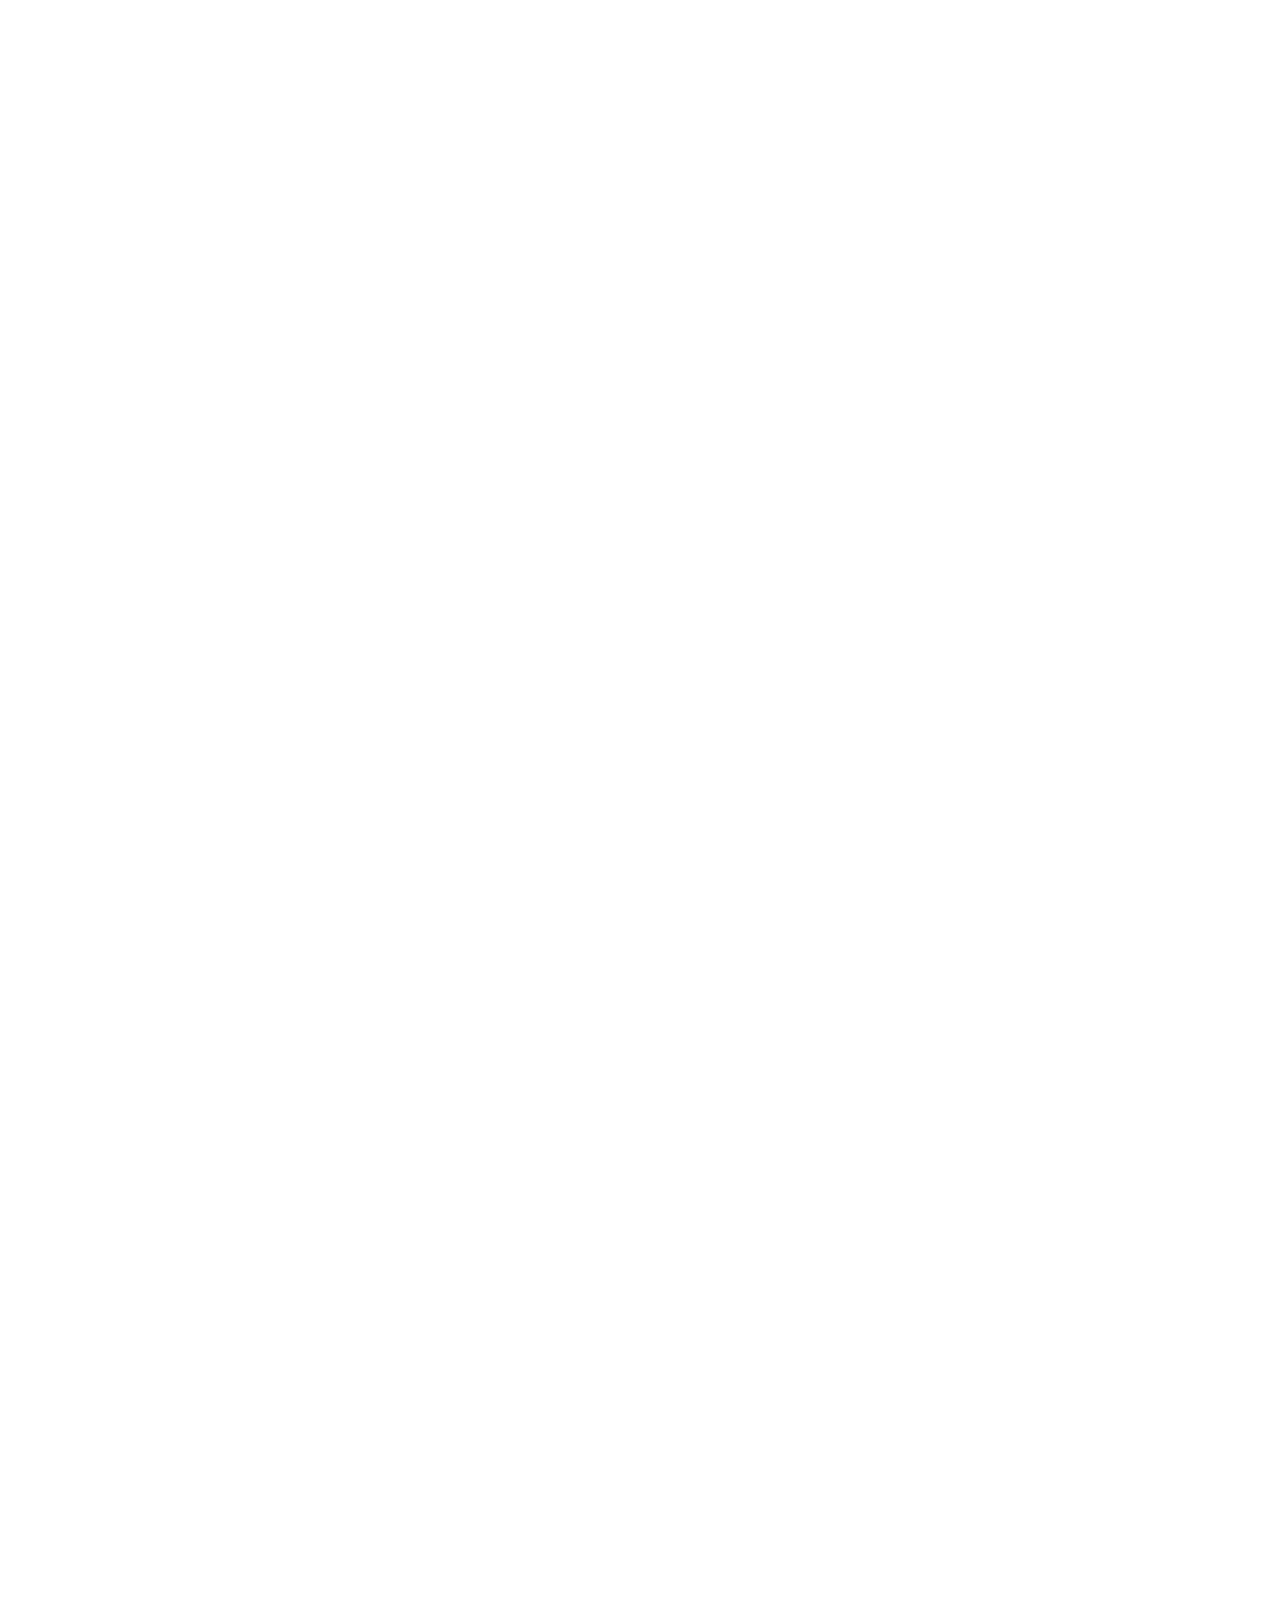
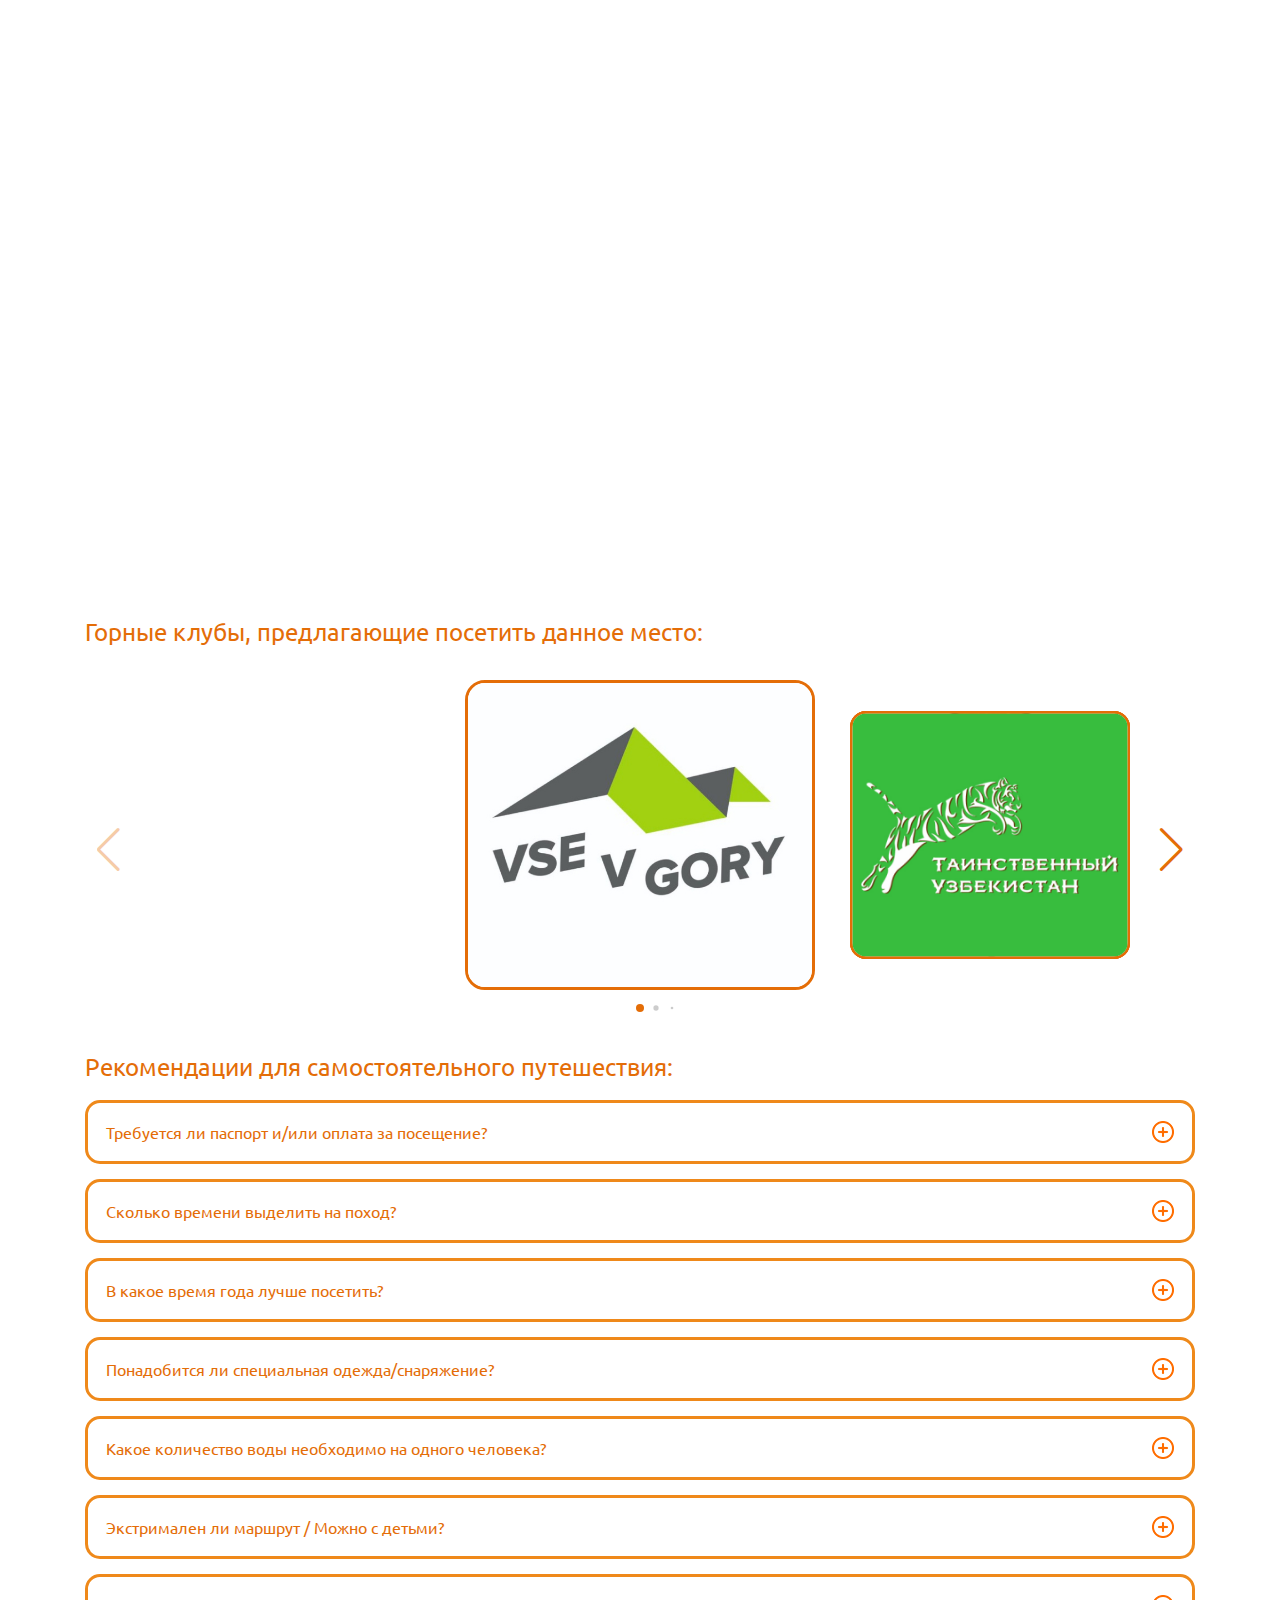
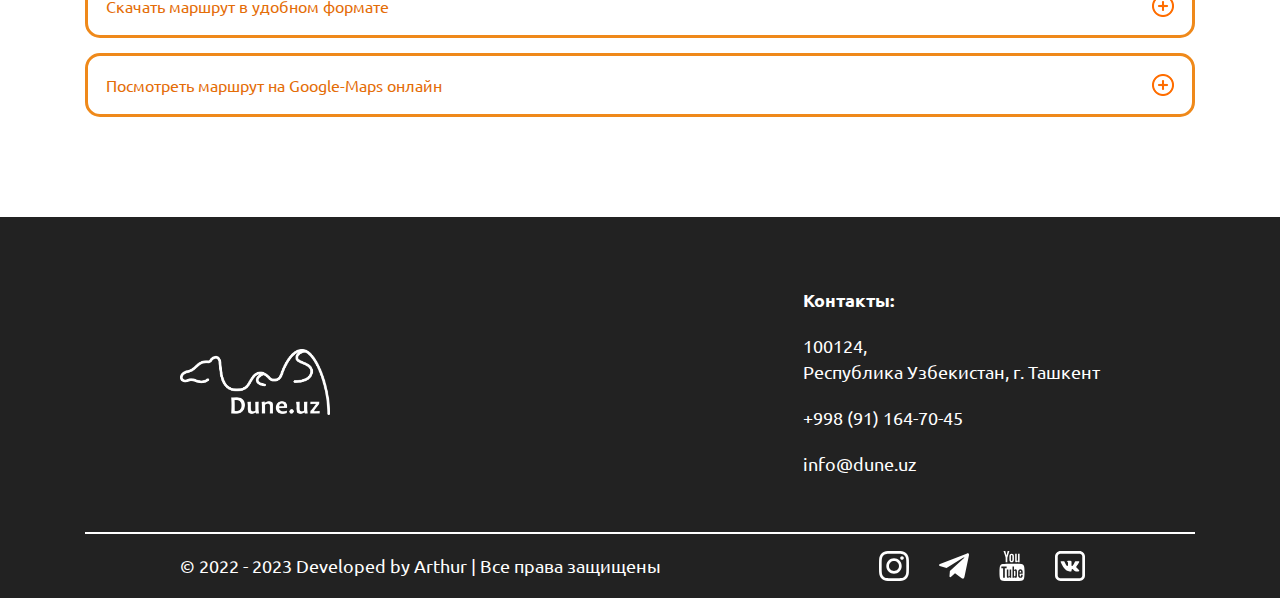
<file: articles/article-1.html>
<!DOCTYPE html>
<html lang="ru">
<head>
    <meta charset="UTF-8">
    <meta http-equiv="X-UA-Compatible" content="IE=edge">
    <meta name="viewport" content="width=device-width, initial-scale=1.0">
    <title>Dune.uz | Статья</title>

    <!-- Ubuntu & Lora Google fonts -->
    <link rel="preconnect" href="https://fonts.googleapis.com">
    <link rel="preconnect" href="https://fonts.gstatic.com" crossorigin>
    <link href="https://fonts.googleapis.com/css2?family=Ubuntu:wght@300;400;500;700&display=swap" rel="stylesheet">
    <link href="https://fonts.googleapis.com/css2?family=Lora:wght@400;700&display=swap" rel="stylesheet">

    <!-- Link AnimationJS CSS -->
    <link href="https://unpkg.com/aos@2.3.1/dist/aos.css" rel="stylesheet">
    <!-- Link SwiperJS CSS -->
    <link rel="stylesheet" href="https://cdn.jsdelivr.net/npm/swiper@9/swiper-bundle.min.css"/>
    <!-- Main Styles -->
    <link rel="stylesheet" href="articles-style.css">
    <!-- Header Style -->
    <link rel="stylesheet" href="../styles/header-style.css">
    <!-- Footer Style -->
    <link rel="stylesheet" href="../styles/footer-style.css">
    <link rel="icon" type="img/png" href="../images/icons/favicon-orangeGS.png">
</head>
<body>
    <!--Progress Line-->
    <div id="bar"></div>

    <!--Header-->
    <header class="header">
        <div class="container">
            <!-- Логотип-ссылка слева -->
            <a href="../index.html" class="header__logo">
                <img src="../images/icons/DLogoGS.png" alt="Logo">
            </a>
            <!-- Оболочка для ссылок -->
            <nav class="header__menu" id="sidepanel">
                <!-- Список ссылок -->
                <ul class="header__list">
                    <li>
                        <a href="../index.html" class="header__link">Главная</a>
                    </li>
                    <li>
                        <a href="../routes.html" class="header__link active-link">Маршруты</a>
                    </li>
                    <li>
                        <a href="../gallery.html" class="header__link">Галерея</a>
                    </li>
                    <li>
                        <a href="../about.html" class="header__link">О нас</a>
                    </li>
                    <li>
                        <a href="#contacts" class="header__link" id="con-link">Контакты</a>
                    </li>
                </ul>
            </nav>
            <!-- Кнопка бургер < 992px -->
            <button class="header__burger">
                <img src="../images/icons/bgl-con.png" alt="Menu" class="menu__b">
                <img src="../images/icons/bgx-con.png" alt="Menu" class="menu__x">
            </button>
        </div>
    </header>

    <!--Intro-->
    <div class="container">
        <section class="intro marg-top">
            <img src="../images/about-us/ArthurGS.jpg" alt="Author" class="intro__photo">
            <div class="intro__inner">
                <div class="author-social">
                    <p>Артур<br>28/08/2022</p>
                    <ul class="social-share">
                        <li class="social-share__item">
                            <a href="https://instagram.com/duneuz" target="_blank">
                                <img src="../images/icons/share__logo__instagram.svg" class="social-share__item__link">
                            </a>
                        </li>
                        <li class="social-share__item">
                            <a href="https://t.me/duneuz" target="_blank">
                                <img src="../images/icons/share__logo__telegram.svg" class="social-share__item__link">
                            </a>
                        </li>
                    </ul>
                </div>
                <div class="title-view">
                    <h2 class="intro__title">
                        Путешествие к горному<br>ущелью на реке Кок - су
                    </h2>
                    <a href="../albums/album-1.html">Смотреть фотоотчет</a>
                </div>
            </div>
        </section>
    </div>

    <!--Top Photo-->
    <div class="container fullwidth">
        <div class="topphoto">
            <img src="../images/articles/001/shape_top.jpg" alt="Main" class="photo">
            <img src="../images/Clouds.png" alt="Cloud" class="cloud top">
            <img src="../images/Clouds.png" alt="Cloud" class="cloud bottom">
        </div>
    </div>

    <!--Steps-->
    <div class="container fullwidth">
        <section class="all-steps">
            <article class="step" data-aos="fade-right" data-aos-delay="400" data-aos-duration="800" data-aos-anchor-placement="top-bottom" data-aos-once="true">
                <p><span>К</span>оксу – живописнейшая горная река наполняющая своими ледяными «голубыми водами» Чарвакское водохранилище, берущая свое начало и простирающаяся вглубь Пскемского хребта на 60км!</p>
                <img src="../images/articles/001/shape_01.png" alt="Photo" class="step__shape">
                <img src="../images/icons/border.png" alt="" class="step__border type_1">
                <img src="../images/icons/border.png" alt="" class="step__border type_2">
            </article>
            <article class="step type-2" data-aos="fade-left" data-aos-delay="400" data-aos-duration="800" data-aos-anchor-placement="top-bottom" data-aos-once="true">
                <img src="../images/articles/001/shape_02.png" alt="Photo" class="step__shape">
                <p><span>У</span>зкая тропа, петляющая вдоль северной стороны реки, часто то набирая, то сбрасывая высоту – нередко удивляет своими внеземными каменистыми пейзажами и уютными берёзовыми рощами</p>
                <img src="../images/icons/border.png" alt="" class="step__border type_3">
                <img src="../images/icons/border.png" alt="" class="step__border type_4">
            </article>
            <article class="step" data-aos="fade-right" data-aos-delay="400" data-aos-duration="800" data-aos-anchor-placement="top-bottom" data-aos-once="true">
                <p><span>К</span>аждый отдыхающий здесь, всегда найдет занятие себе по душе – будь то рыбалка на здешнюю форель или покорение бурлящих потоков реки, так манящих своей ледяной и кристально чистой водой!</p>
                <img src="../images/articles/001/shape_03.png" alt="Photo" class="step__shape">
                <img src="../images/icons/border.png" alt="" class="step__border type_1">
                <img src="../images/icons/border.png" alt="" class="step__border type_2">
            </article>
            <article class="step type-2" data-aos="fade-left" data-aos-delay="400" data-aos-duration="800" data-aos-anchor-placement="top-bottom" data-aos-once="true">
                <img src="../images/articles/001/shape_04.png" alt="Photo" class="step__shape">
                <p><span>Щ</span>ель – так называемое узкое место между двумя скалами, сквозь которое протекает река Коксу. На входе в неё вода достаточно бурная, но далее учитывая большую глубину, гладь воды становится ровной и спокойной.</p>
                <img src="../images/icons/border.png" alt="" class="step__border type_3">
                <img src="../images/icons/border.png" alt="" class="step__border type_4">
            </article>
            <article class="step" data-aos="fade-right" data-aos-delay="400" data-aos-duration="800" data-aos-anchor-placement="top-bottom" data-aos-once="true">
                <p><span>П</span>о обеим сторонам расщелины расположились непреступные вертикально отвесные скалы, достигающие до 30 метров в высоту. Прозванные в народе “Прыжком тигра” они завораживают своей красотой и величием.</p>
                <img src="../images/articles/001/shape_05.png" alt="Photo" class="step__shape">
                <img src="../images/icons/border.png" alt="" class="step__border type_1">
                <img src="../images/icons/border.png" alt="" class="step__border type_2">
            </article>
            <article class="step type-2" data-aos="fade-left" data-aos-delay="400" data-aos-duration="800" data-aos-anchor-placement="top-bottom" data-aos-once="true">
                <img src="../images/articles/001/shape_06.png" alt="Photo" class="step__shape">
                <p><span>А</span> у самого выхода из щели образуется небольшой залив на берегу которого можно отлично отдохнуть – искупаться в обжигающей ледяной горной воде, испытать свою удачу в рыбалке и приготовить пищу на костре!</p>
                <img src="../images/icons/border.png" alt="" class="step__border type_3">
                <img src="../images/icons/border.png" alt="" class="step__border type_4">
            </article>
            <article class="step" data-aos="fade-right" data-aos-delay="400" data-aos-duration="800" data-aos-anchor-placement="top-bottom" data-aos-once="true">
                <p><span>П</span>уть к щели проходит вдоль узкой горной тропы, петляющей то вверх(30-50м над уровнем реки), то вниз к самой реке и составляет 18-19км от пропускного пункта. Вода в реке чистейшая и отлично подходит для питья.</p>
                <img src="../images/articles/001/shape_05.png" alt="Photo" class="step__shape">
                <img src="../images/icons/border.png" alt="" class="step__border type_1">
                <img src="../images/icons/border.png" alt="" class="step__border type_2">
            </article>
            <article class="step type-2" data-aos="fade-left" data-aos-delay="400" data-aos-duration="800" data-aos-anchor-placement="top-bottom" data-aos-once="true">
                <img src="../images/articles/link-to-album.png" alt="Photo" class="step__shape">
                <p><span>Е</span>щё больше сочных фотографий и ярких моментов смотри в нашем <a href="../albums/album-1.html">фотоотчете!</a></p>
                <img src="../images/icons/border.png" alt="" class="step__border type_3">
                <img src="../images/icons/border.png" alt="" class="step__border type_4">
            </article>
        </section>
    </div>

    <div class="container">
        <h3 class="swiper-header">Горные клубы, предлагающие посетить данное место:</h3>
        <div class="swiper" id="slider">
            <div class="swiper-wrapper">
                <div class="swiper-slide">
                    <a href="https://t.me/vse_v_gory" target="_blank">
                        <img src="../images/articles/clubs/vse-v-gory.jpg" alt="Club">
                    </a>
                </div>
                <div class="swiper-slide">
                    <a href="https://gouz.uz/" target="_blank">
                        <img src="../images/articles/clubs/tayna-uz.jpg" alt="Club">
                    </a>
                </div>
                <div class="swiper-slide">
                    <a href="https://t.me/brichmulla_travel" target="_blank">
                        <img src="../images/articles/clubs/brichmulla.jpg" alt="Club">
                    </a>
                </div>
                <div class="swiper-slide">
                    <a href="https://wolftravel.uz/" target="_blank">
                        <img src="../images/articles/clubs/wolf-trvl.jpg" alt="Club">
                    </a>
                </div>
            </div>
            <div class="swiper-pagination"></div>
            <div class="swiper-button-next"></div>
            <div class="swiper-button-prev"></div>
        </div>
    </div>

    <div class="container">
        <h3 class="swiper-header">Рекомендации для самостоятельного путешествия:</h3>
        <section class="download">
            <!-- Question 1 -->
            <button class="accordion" id="accBtn-1">
                Требуется ли паспорт и/или оплата за посещение?
                <img src="../images/icons/drop-plus_icon.png" alt="+" class="accordion__img">
            </button>
            <div class="panel">
                <p>Да, паспорт обязателен, т.к. эта территория является приграничной зоной.</p>
                <p>Также на пропускном пункте взимается плата в размере 15000 сум на <u>одного</u> человека за каждые <u>сутки</u>.</p>
            </div>
            <!-- Question 2 -->
            <button class="accordion" id="accBtn-1">
                Сколько времени выделить на поход?
                <img src="../images/icons/drop-plus_icon.png" alt="+" class="accordion__img">
            </button>
            <div class="panel">
                <p>Желательно не менее 3-х дней:</p>
                <p>В первый можно дойти и разбить лагерь в роще на Замбат-сае(14.5 - 15км от пропускного пункта)</p>
                <p>Во второй день на легке дойти и отдохнуть непосредственно на щели(3.5 - 4км от лагеря), также посетить водопад чуть выше по течению(1 - 1.5км от щели)</p>
                <p>На третий день отправиться в обратный путь от лагеря</p>
            </div>
            <!-- Question 3 -->
            <button class="accordion" id="accBtn-1">
                В какое время года лучше посетить?
                <img src="../images/icons/drop-plus_icon.png" alt="+" class="accordion__img">
            </button>
            <div class="panel">
                <p>Так как ночи здесь очень холодные, рекомендуем к посещению в июле - августе.</p>
            </div>
            <!-- Question 4 -->
            <button class="accordion" id="accBtn-1">
                Понадобится ли специальная одежда/снаряжение?
                <img src="../images/icons/drop-plus_icon.png" alt="+" class="accordion__img">
            </button>
            <div class="panel">
                <p>Головной убор (желательно панама), также большой рюкзак для вещей, палатки, каримата и пищи.</p>
            </div>
            <!-- Question 5 -->
            <button class="accordion" id="accBtn-1">
                Какое количество воды необходимо на одного человека?
                <img src="../images/icons/drop-plus_icon.png" alt="+" class="accordion__img">
            </button>
            <div class="panel">
                <p>Практически на протяжении всего пути имеются спуски к реке с безопасной и чистой горной водой.</p>
            </div>
            <!-- Question 6 -->
            <button class="accordion" id="accBtn-1">
                Экстримален ли маршрут / Можно с детьми?
                <img src="../images/icons/drop-plus_icon.png" alt="+" class="accordion__img">
            </button>
            <div class="panel">
                <p>Не столь экстримален, сколько изнурителен.</p>
                <p>Рекомендуется подросткам от 14 лет.</p>
            </div>
            <button class="accordion" id="accBtn-1">
                Скачать маршрут в удобном формате
                <img src="../images/icons/drop-plus_icon.png" alt="+" class="accordion__img">
            </button>
            <div class="panel">
                <a href="../maps-d/Koksu river.gpx" download="" title="Скачать" class="panel__link">
                    В формате GPX
                </a>
            </div>
            <button class="accordion" id="accBtn-2">
                Посмотреть маршрут на Google-Maps онлайн
                <img src="../images/icons/drop-plus_icon.png" alt="+" class="accordion__img">
            </button>
            <div class="panel">
                <iframe src="https://www.google.com/maps/d/embed?mid=1PrdGgpwZhB1zSPgpYhb6S6pkLecHF9s&ehbc=2E312F" class="map-block"></iframe>
            </div>
        </section>
    </div>

    <!--Footer-->
    <footer class="footer">
        <div class="container footer__position">
            <div class="footer__inner">
                <img src="../images/icons/CamelLogoGS.png" alt="Dune.uz" class="footer__logo footer__section">
                <div class="footer__section" id="contacts">
                    <ul>
                        <li class="footer__list-item">
                            <b>Контакты:</b>
                        </li>
                        <li class="footer__list-item">
                            100124,<br>Республика Узбекистан, г. Ташкент
                        </li>
                        <li class="footer__list-item">
                            <a href="tel:+998911647045" class="footer__link">+998 (91) 164-70-45</a>
                        </li>
                        <li class="footer__list-item">
                            <a href="mailto:info@dune.uz" class="footer__link">info@dune.uz</a>
                        </li>
                    </ul>
                </div>
            </div>
            <div class="footer__inner bottom">
                <p class="footer__rights">
                    © 2022 - 2023 Developed by <a href="https://instagram.com/bayram.live?igshid=OTJlNzQ0NWM=" target="_blank">Arthur</a> | Все права защищены
                </p>
                <ul class="footer__social-links">
                    <li class="footer__social-links__item">
                        <a href="https://instagram.com/duneuz" target="_blank">
                            <img src="../images/icons/Instagram.svg" class="footer__social-link-hover">
                        </a>
                    </li>
                    <li class="footer__social-links__item">
                        <a href="https://t.me/duneuz" target="_blank">
                            <img src="../images/icons/Telegram.svg" class="footer__social-link-hover">
                        </a>
                    </li>
                    <li class="footer__social-links__item">
                        <a href="https://youtube.com/channel/UC8iFPIPltpnwJkgDfgajmJQ" target="_blank">
                            <img src="../images/icons/Youtube.svg" class="footer__social-link-hover">
                        </a>
                    </li>
                    <li class="footer__social-links__item">
                        <a href="https://vk.com/duneuz" target="_blank">
                            <img src="../images/icons/VKontakte.svg" class="footer__social-link-hover">
                        </a>
                    </li>
                </ul>
            </div>
        </div>
    </footer>


    <!--Jquery-->
    <script src="https://code.jquery.com/jquery-3.6.3.min.js"
        integrity="sha256-pvPw+upLPUjgMXY0G+8O0xUf+/Im1MZjXxxgOcBQBXU=" crossorigin="anonymous"></script>
    <!-- Swiper JS -->
    <script src="https://cdn.jsdelivr.net/npm/swiper@9/swiper-bundle.min.js"></script>
    <!-- Animation JS -->
    <script src="https://unpkg.com/aos@2.3.1/dist/aos.js"></script>
    <!--Scripts-->
    <script src="../scripts/articles-script.js"></script>
    <script src="../scripts/header-script.js"></script>
</body>
</html>
</file>
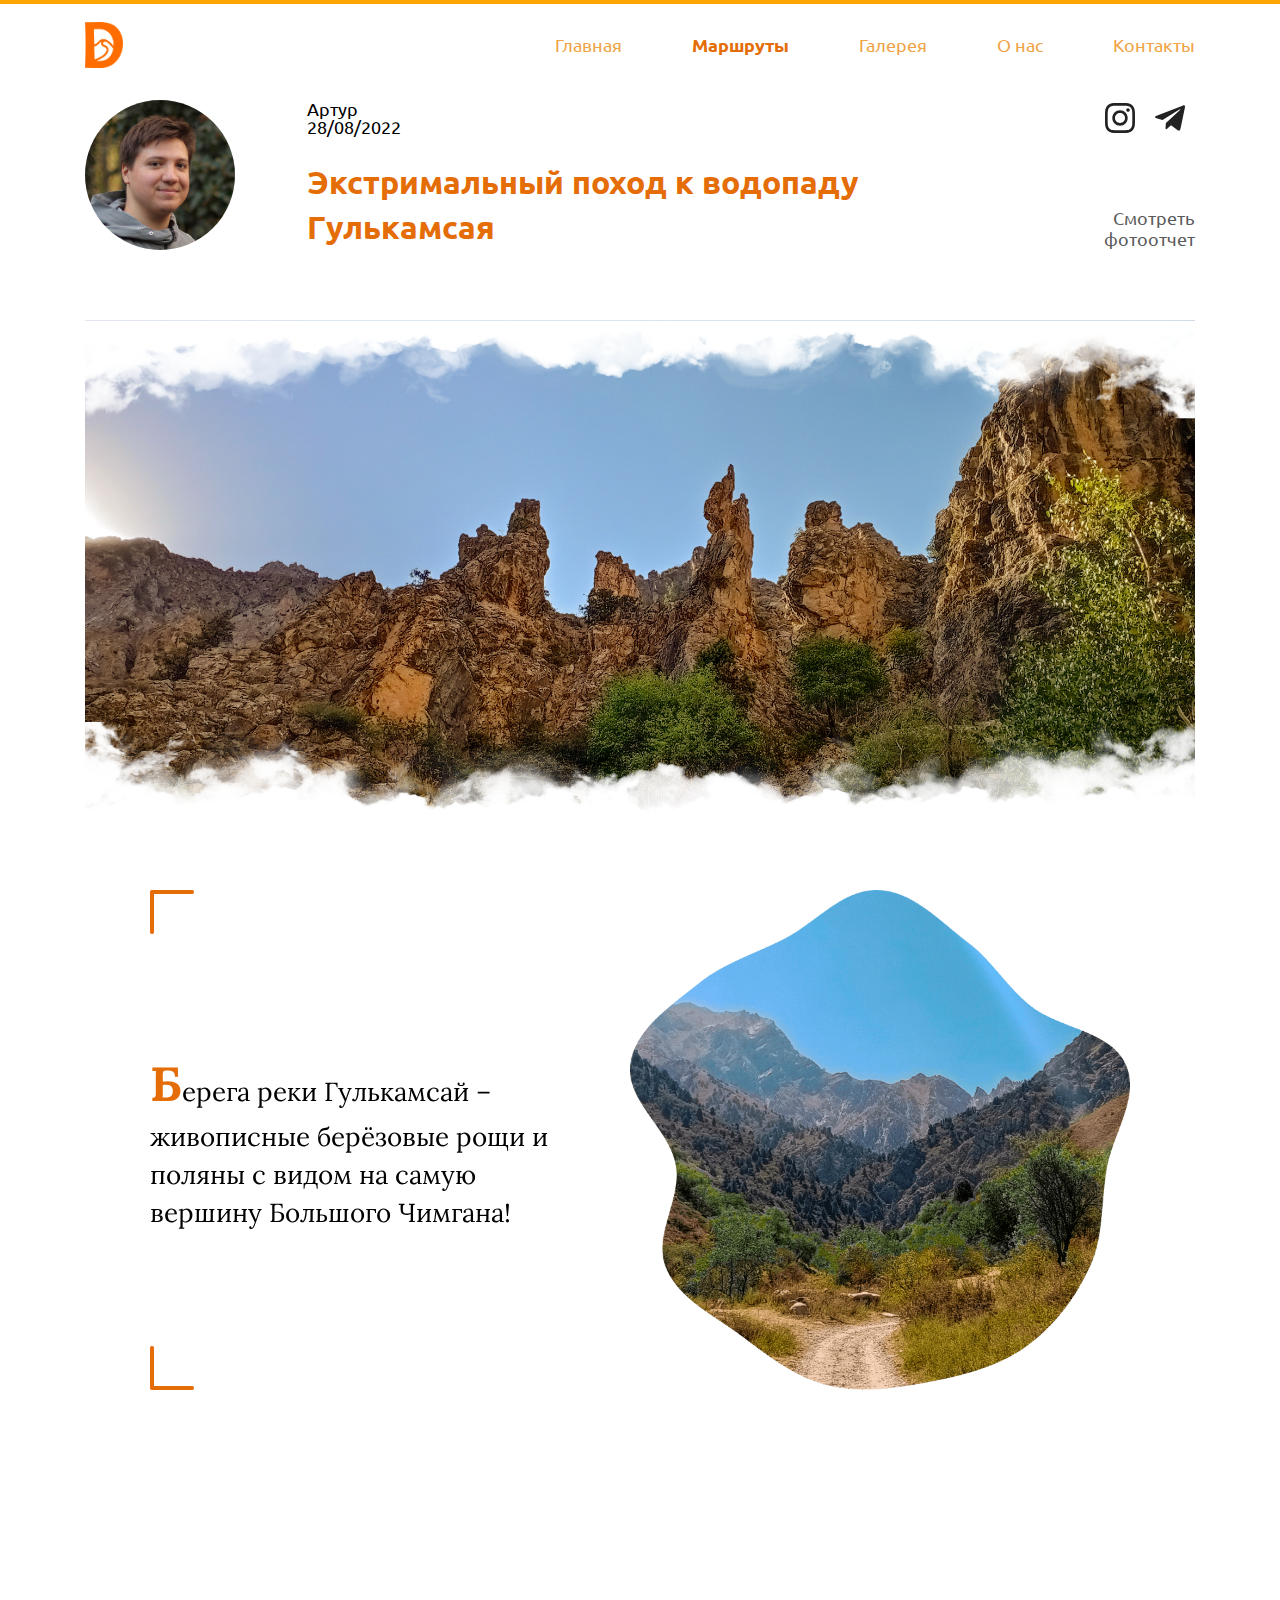
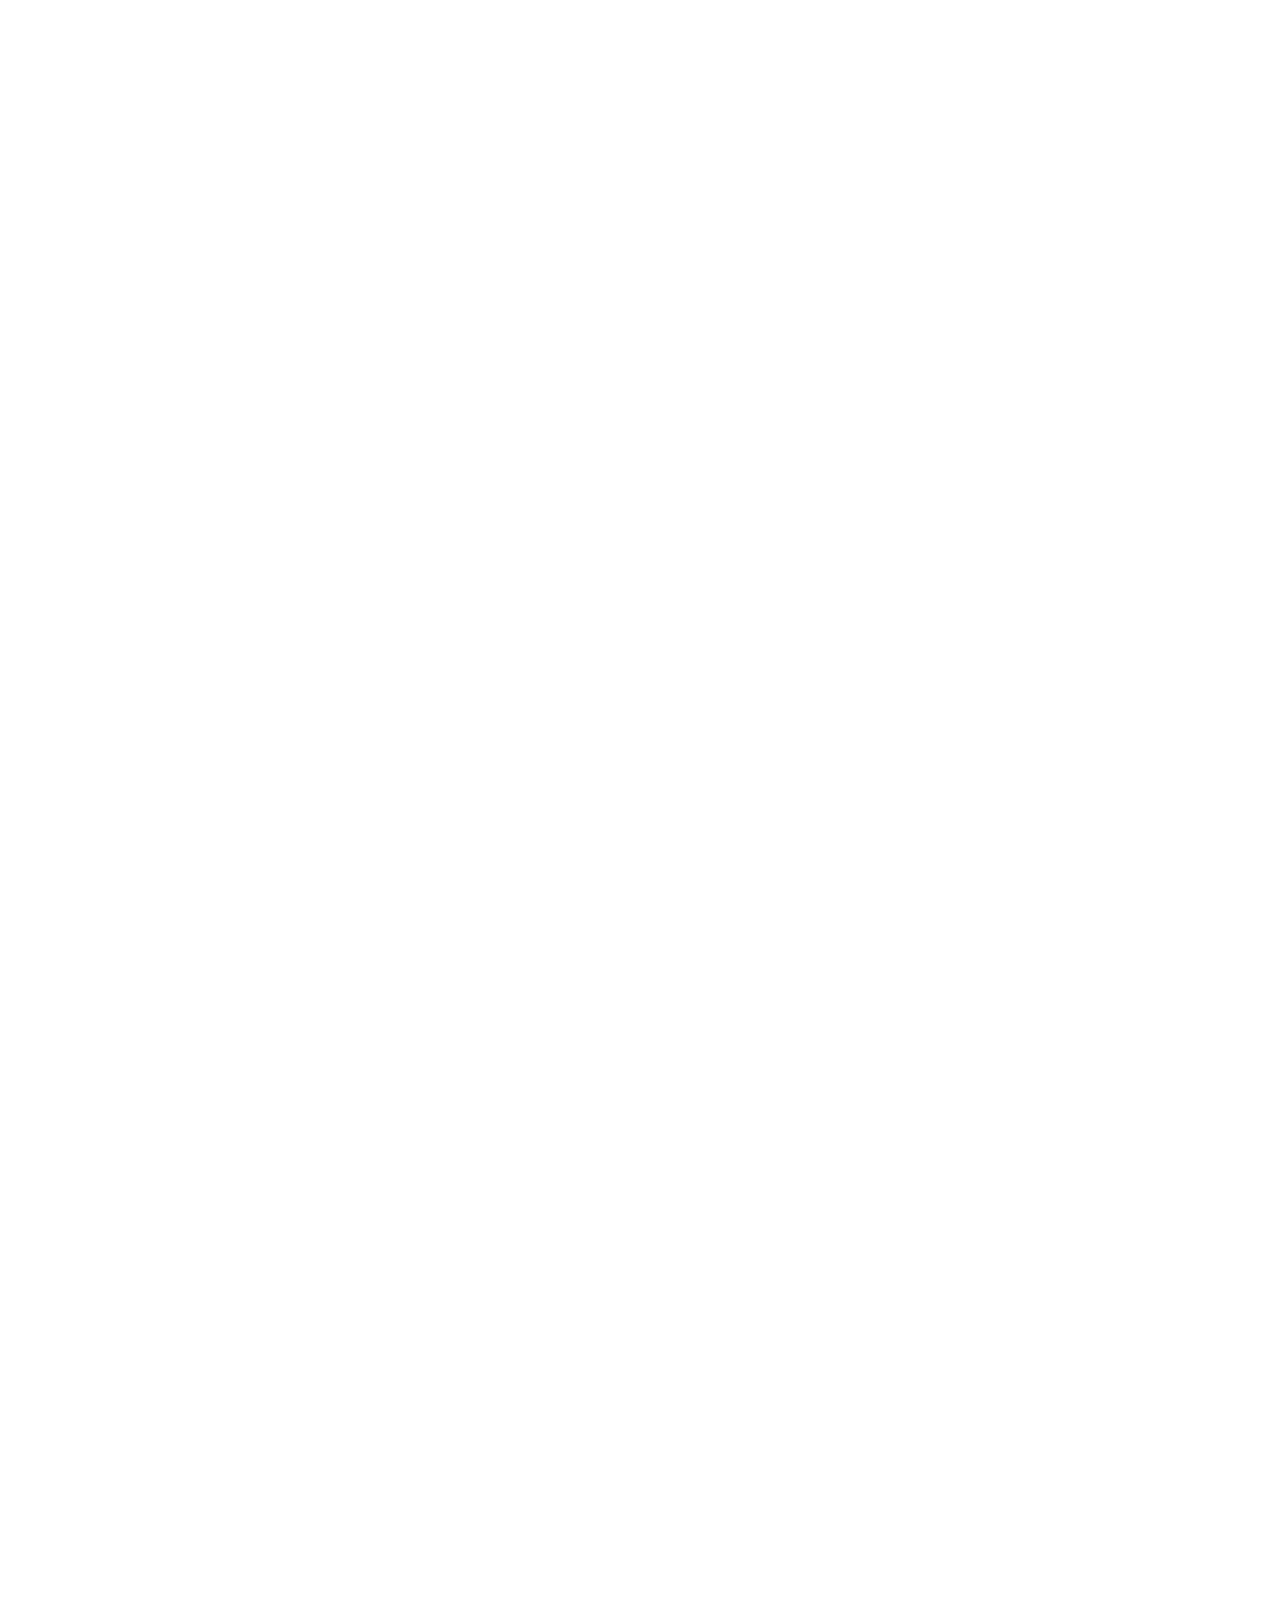
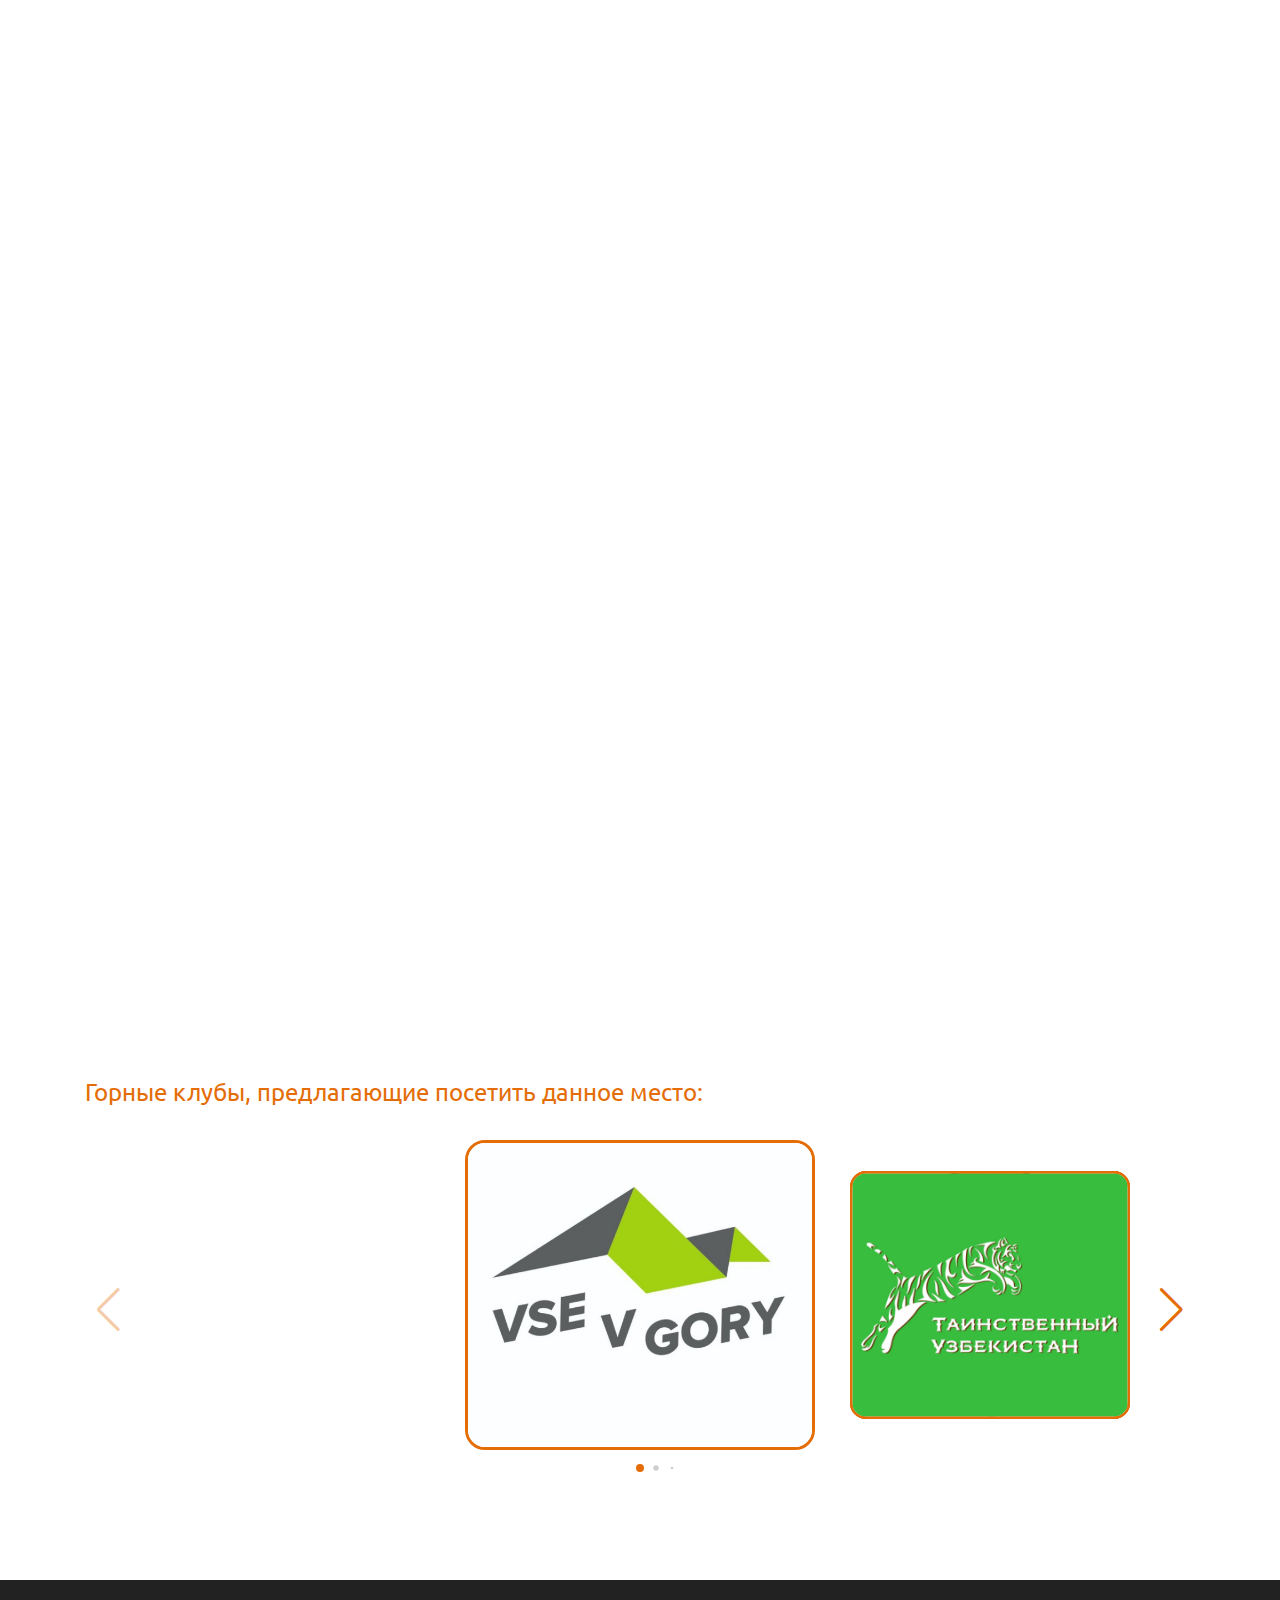
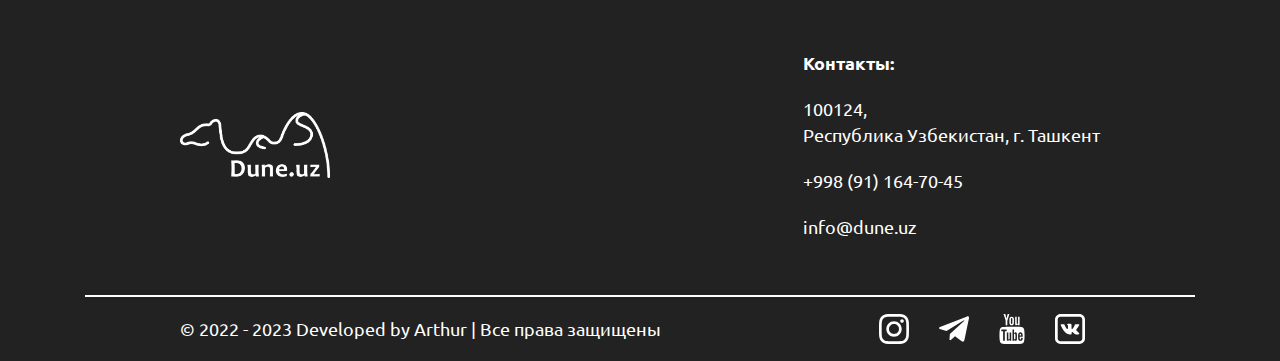
<file: articles/article-2.html>
<!DOCTYPE html>
<html lang="ru">
<head>
    <meta charset="UTF-8">
    <meta http-equiv="X-UA-Compatible" content="IE=edge">
    <meta name="viewport" content="width=device-width, initial-scale=1.0">
    <title>Dune.uz | Статья</title>

    <!-- Ubuntu & Lora Google fonts -->
    <link rel="preconnect" href="https://fonts.googleapis.com">
    <link rel="preconnect" href="https://fonts.gstatic.com" crossorigin>
    <link href="https://fonts.googleapis.com/css2?family=Ubuntu:wght@300;400;500;700&display=swap" rel="stylesheet">
    <link href="https://fonts.googleapis.com/css2?family=Lora:wght@400;700&display=swap" rel="stylesheet">

    <!-- Link AnimationJS CSS -->
    <link href="https://unpkg.com/aos@2.3.1/dist/aos.css" rel="stylesheet">
    <!-- Link SwiperJS CSS -->
    <link rel="stylesheet" href="https://cdn.jsdelivr.net/npm/swiper@9/swiper-bundle.min.css"/>
    <!-- Main Styles -->
    <link rel="stylesheet" href="articles-style.css">
    <!-- Header Style -->
    <link rel="stylesheet" href="../styles/header-style.css">
    <!-- Footer Style -->
    <link rel="stylesheet" href="../styles/footer-style.css">
    <link rel="icon" type="img/png" href="../images/icons/favicon-orangeGS.png">
</head>
<body>
    <!--Progress Line-->
    <div id="bar"></div>

    <!--Header-->
    <header class="header">
        <div class="container">
            <!-- Логотип-ссылка слева -->
            <a href="../index.html" class="header__logo">
                <img src="../images/icons/DLogoGS.png" alt="Logo">
            </a>
            <!-- Оболочка для ссылок -->
            <nav class="header__menu" id="sidepanel">
                <!-- Список ссылок -->
                <ul class="header__list">
                    <li>
                        <a href="../index.html" class="header__link">Главная</a>
                    </li>
                    <li>
                        <a href="../routes.html" class="header__link active-link">Маршруты</a>
                    </li>
                    <li>
                        <a href="../gallery.html" class="header__link">Галерея</a>
                    </li>
                    <li>
                        <a href="../about.html" class="header__link">О нас</a>
                    </li>
                    <li>
                        <a href="#contacts" class="header__link" id="con-link">Контакты</a>
                    </li>
                </ul>
            </nav>
            <!-- Кнопка бургер < 992px -->
            <button class="header__burger">
                <img src="../images/icons/bgl-con.png" alt="Menu" class="menu__b">
                <img src="../images/icons/bgx-con.png" alt="Menu" class="menu__x">
            </button>
        </div>
    </header>

    <!--Intro-->
    <div class="container">
        <section class="intro marg-top">
            <img src="../images/about-us/ArthurGS.jpg" alt="Author" class="intro__photo">
            <div class="intro__inner">
                <div class="author-social">
                    <p>Артур<br>28/08/2022</p>
                    <ul class="social-share">
                        <li class="social-share__item">
                            <a href="https://instagram.com/duneuz" target="_blank">
                                <img src="../images/icons/share__logo__instagram.svg" class="social-share__item__link">
                            </a>
                        </li>
                        <li class="social-share__item">
                            <a href="https://t.me/duneuz" target="_blank">
                                <img src="../images/icons/share__logo__telegram.svg" class="social-share__item__link">
                            </a>
                        </li>
                    </ul>
                </div>
                <div class="title-view">
                    <h2 class="intro__title">
                        Экстримальный поход к водопаду Гулькамсая
                    </h2>
                    <a href="../albums/album-2.html">Смотреть фотоотчет</a>
                </div>
            </div>
        </section>
    </div>

    <!--Top Photo-->
    <div class="container fullwidth">
        <div class="topphoto">
            <img src="../images/articles/002/shape_top.jpg" alt="Main" class="photo">
            <img src="../images/Clouds.png" alt="Cloud" class="cloud top">
            <img src="../images/Clouds.png" alt="Cloud" class="cloud bottom">
        </div>
    </div>

    <!--Steps-->
    <div class="container fullwidth">
        <section class="all-steps">
            <article class="step" data-aos="fade-right" data-aos-delay="400" data-aos-duration="800" data-aos-anchor-placement="top-bottom" data-aos-once="true">
                <p><span>Б</span>ерега реки Гулькамсай – живописные берёзовые рощи и поляны с видом на самую вершину Большого Чимгана!</p>
                <img src="../images/articles/002/shape_01.png" alt="Photo" class="step__shape">
                <img src="../images/icons/border.png" alt="" class="step__border type_1">
                <img src="../images/icons/border.png" alt="" class="step__border type_2">
            </article>
            <article class="step type-2" data-aos="fade-left" data-aos-delay="400" data-aos-duration="800" data-aos-anchor-placement="top-bottom" data-aos-once="true">
                <img src="../images/articles/002/shape_02.png" alt="Photo" class="step__shape">
                <p><span>В</span>оды горной реки, вытекая из ущелья, образуют своеобразные каменные запруды – наполняя их чистой и ледяной водой.</p>
                <img src="../images/icons/border.png" alt="" class="step__border type_3">
                <img src="../images/icons/border.png" alt="" class="step__border type_4">
            </article>
            <article class="step" data-aos="fade-right" data-aos-delay="400" data-aos-duration="800" data-aos-anchor-placement="top-bottom" data-aos-once="true">
                <p><span>И</span> пусть это вас не отталкивает, ведь каждый рискнувший в них искупаться – получает заряд бодрости и энергии на неделю вперёд!</p>
                <img src="../images/articles/002/shape_03.png" alt="Photo" class="step__shape">
                <img src="../images/icons/border.png" alt="" class="step__border type_1">
                <img src="../images/icons/border.png" alt="" class="step__border type_2">
            </article>
            <article class="step type-2" data-aos="fade-left" data-aos-delay="400" data-aos-duration="800" data-aos-anchor-placement="top-bottom" data-aos-once="true">
                <img src="../images/articles/002/shape_04.png" alt="Photo" class="step__shape">
                <p><span>Т</span>акже это отличное место для семейного отдыха – пикника, на свежем воздухе, в объятиях необъятных гор, так манящих своей непреступносттю и величием!</p>
                <img src="../images/icons/border.png" alt="" class="step__border type_3">
                <img src="../images/icons/border.png" alt="" class="step__border type_4">
            </article>
            <article class="step" data-aos="fade-right" data-aos-delay="400" data-aos-duration="800" data-aos-anchor-placement="top-bottom" data-aos-once="true">
                <p><span>В</span>се эти красоты находятся близ поселка Янгикурган и являются достоянием Угамо-Чаткальского заповедника!</p>
                <img src="../images/articles/002/shape_05.png" alt="Photo" class="step__shape">
                <img src="../images/icons/border.png" alt="" class="step__border type_1">
                <img src="../images/icons/border.png" alt="" class="step__border type_2">
            </article>
            <article class="step type-2" data-aos="fade-left" data-aos-delay="400" data-aos-duration="800" data-aos-anchor-placement="top-bottom" data-aos-once="true">
                <img src="../images/articles/link-to-album.png" alt="Photo" class="step__shape">
                <p><span>Е</span>щё больше сочных фотографий и ярких моментов смотри в нашем <a href="../albums/album-2.html">фотоотчете!</a></p>
                <img src="../images/icons/border.png" alt="" class="step__border type_3">
                <img src="../images/icons/border.png" alt="" class="step__border type_4">
            </article>
        </section>
    </div>

    <div class="container">
        <h3 class="swiper-header">Горные клубы, предлагающие посетить данное место:</h3>
        <div class="swiper" id="slider">
            <div class="swiper-wrapper">
                <div class="swiper-slide">
                    <a href="https://t.me/vse_v_gory" target="_blank">
                        <img src="../images/articles/clubs/vse-v-gory.jpg" alt="Club">
                    </a>
                </div>
                <div class="swiper-slide">
                    <a href="https://gouz.uz/" target="_blank">
                        <img src="../images/articles/clubs/tayna-uz.jpg" alt="Club">
                    </a>
                </div>
                <div class="swiper-slide">
                    <a href="https://t.me/brichmulla_travel" target="_blank">
                        <img src="../images/articles/clubs/brichmulla.jpg" alt="Club">
                    </a>
                </div>
                <div class="swiper-slide">
                    <a href="https://wolftravel.uz/" target="_blank">
                        <img src="../images/articles/clubs/wolf-trvl.jpg" alt="Club">
                    </a>
                </div>
            </div>
            <div class="swiper-pagination"></div>
            <div class="swiper-button-next"></div>
            <div class="swiper-button-prev"></div>
        </div>
    </div>

    <!--Footer-->
    <footer class="footer">
        <div class="container footer__position">
            <div class="footer__inner">
                <img src="../images/icons/CamelLogoGS.png" alt="Dune.uz" class="footer__logo footer__section">
                <div class="footer__section" id="contacts">
                    <ul>
                        <li class="footer__list-item">
                            <b>Контакты:</b>
                        </li>
                        <li class="footer__list-item">
                            100124,<br>Республика Узбекистан, г. Ташкент
                        </li>
                        <li class="footer__list-item">
                            <a href="tel:+998911647045" class="footer__link">+998 (91) 164-70-45</a>
                        </li>
                        <li class="footer__list-item">
                            <a href="mailto:info@dune.uz" class="footer__link">info@dune.uz</a>
                        </li>
                    </ul>
                </div>
            </div>
            <div class="footer__inner bottom">
                <p class="footer__rights">
                    © 2022 - 2023 Developed by <a href="https://instagram.com/bayram.live?igshid=OTJlNzQ0NWM=" target="_blank">Arthur</a> | Все права защищены
                </p>
                <ul class="footer__social-links">
                    <li class="footer__social-links__item">
                        <a href="https://instagram.com/duneuz" target="_blank">
                            <img src="../images/icons/Instagram.svg" class="footer__social-link-hover">
                        </a>
                    </li>
                    <li class="footer__social-links__item">
                        <a href="https://t.me/duneuz" target="_blank">
                            <img src="../images/icons/Telegram.svg" class="footer__social-link-hover">
                        </a>
                    </li>
                    <li class="footer__social-links__item">
                        <a href="https://youtube.com/channel/UC8iFPIPltpnwJkgDfgajmJQ" target="_blank">
                            <img src="../images/icons/Youtube.svg" class="footer__social-link-hover">
                        </a>
                    </li>
                    <li class="footer__social-links__item">
                        <a href="https://vk.com/duneuz" target="_blank">
                            <img src="../images/icons/VKontakte.svg" class="footer__social-link-hover">
                        </a>
                    </li>
                </ul>
            </div>
        </div>
    </footer>


    <!--Jquery-->
    <script src="https://code.jquery.com/jquery-3.6.3.min.js"
        integrity="sha256-pvPw+upLPUjgMXY0G+8O0xUf+/Im1MZjXxxgOcBQBXU=" crossorigin="anonymous"></script>
    <!-- Swiper JS -->
    <script src="https://cdn.jsdelivr.net/npm/swiper@9/swiper-bundle.min.js"></script>
    <!-- Animation JS -->
    <script src="https://unpkg.com/aos@2.3.1/dist/aos.js"></script>
    <!--Scripts-->
    <script src="../scripts/articles-script.js"></script>
    <script src="../scripts/header-script.js"></script>
</body>
</html>
</file>
<file: styles/about-style.css>
/*Обнуление*/
*{
	padding: 0;
	margin: 0;
	border: 0;
}
*,*:before,*:after{
	-moz-box-sizing: border-box;
	-webkit-box-sizing: border-box;
	box-sizing: border-box;
}
:focus,:active{outline: none;}
a:focus,a:active{outline: none;}

nav,footer,header,aside{display: block;}

html,body{
	height: 100%;
	width: 100%;
	font-size: 100%;
	line-height: 1;
	font-size: 14px;
	-ms-text-size-adjust: 100%;
	-moz-text-size-adjust: 100%;
	-webkit-text-size-adjust: 100%;
}
input,button,textarea{font-family:inherit;}

input::-ms-clear{display: none;}
button{cursor: pointer;}
button::-moz-focus-inner {padding:0;border:0;}
a, a:visited{text-decoration: none;}
a:hover{text-decoration: none;}
ul li{list-style: none;}
img{vertical-align: top;}

h1,h2,h3,h4,h5,h6{font-size:inherit;font-weight: 400;}
/*--------------------*/

/* width */
::-webkit-scrollbar {
	width: 16px;
  }
  
  /* Track */
  ::-webkit-scrollbar-track {
	background: #f1f1f1; 
  }

  ::-webkit-scrollbar-button {
	background: #f1f1f1;
	height: 4px;
  }
   
  /* Handle */
  ::-webkit-scrollbar-thumb {
	width: 10px;
	background: #888;
	border-radius: 20px;
	border: 4px solid #f1f1f1;
  }
  
  /* Handle on hover */
  ::-webkit-scrollbar-thumb:hover {
	background: #E46D07; 
  }

::selection{
    background-color: #E46D07;
    color: #fff;
}

html {
	scroll-behavior: smooth;
}

body {
    font-family: Ubuntu, Tahoma;
	font-size: 18px;
}

.container {
	width: 1110px;
	margin: 0 auto;
	height: auto;
}

/*------------- About Us -------------*/

.about {
    display: flex;
    align-items: center;
    justify-content: space-between;
	width: 100%;
	min-height: 540px;
	margin-top: 70px;
}

.about__title {
	width: 50%;
    font-weight: 400;
    font-size: 32px;
    line-height: 150%;
}

.about__title span {
    font-weight: 700;
    font-size: 96px;
    line-height: 145%;
    color: #E46D07;
}

.about__photo {
    width: 450px;
    height: 450px;
    border-radius: 50%;
    /* background: url(../img/FamilyGS.jpg) no-repeat center;
    background-size: cover; */
}

/*------------- Our Team -------------*/

.team {
	margin-top: 35px;
	padding: 0 65px;
	display: flex;
	flex-direction: column;
	align-items: center;
}

.team__title {
	font-weight: 700;
	font-size: 28px;
	line-height: 145%;

	text-align: center;

	margin: 0 0 50px 0;
	color: #E46D07;
}

.author {
	width: 100%;
	min-height: 380px;
	display: flex;
	justify-content: space-between;
	align-items: center;
}

.author__photo {
	width: 380px;
	height: 380px;
	border-radius: 50%;
}

.author__intro {
	width: 55%;
	display: flex;
	flex-direction: column;
}

.author__intro.right {
	text-align: right;
}

.author__title {
	font-weight: 700;
	font-size: 28px;
	line-height: 140%;
	color: #E46D07;
	margin: 15px 0;
}

.author__text {
	font-weight: 400;
	font-size: 20px;
	line-height: 140%;
	color: #5A5A5A;
	margin: 0 0 15px 0;
}

/*------------- Responsive -------------*/

.marg-top {
    margin-top: 100px;
}

/* 992px - 1200px */
@media screen and (max-width: 1200px) {
	.container {
		width: 960px;
	}
}

/* 768px - 992px */
@media screen and (max-width: 992px) {
	.container {
		width: 720px;
	}
	.container.fullwidth {
		width: 100%;
	}
	.container.marg {
		/* height: 1470px; */
		margin-bottom: 100px;
	}
	.about__title {
		width: 40%;
		font-size: 26px;
	}
	.about__title span {
		font-size: 72px;
	}
	.about__photo {
		width: 400px;
		height: 400px;
	}
	.team {
		padding: 0;
	}
	.author__photo {
		width: 300px;
		height: 300px;
	}
	.author__title {
		font-size: 24px;
	}
	.author__text {
		font-size: 18px;
	}
}

/* 576px - 768px */
@media screen and (max-width: 768px) {
	.container {
		width: 540px;
	}
	.container.fullwidth {
		width: 100%;
	}
	.container.marg {
		/* height: 1470px; */
		margin-bottom: 100px;
	}
	.about {
		flex-direction: column;
	}
	.about__title {
		width: 100%;
	}
	.author {
		flex-direction: column;
	}
	.author.individ {
		flex-direction: column-reverse;
	}
	.author__intro {
		width: 100%;
		text-align: center;
	}
	.author__intro.right {
		text-align: center;
	}
}

/* 320px - 576px */
@media screen and (max-width: 576px) {
	.container {
		width: 90%;
	}
	.container.fullwidth {
		width: 100%;
	}
	.container.marg {
		height: auto;
		margin-bottom: 100px;
	}
	.about__photo {
		margin-top: 20px;
		width: 320px;
		height: 320px;
	}
}
</file>
<file: styles/header-style.css>
/*Обнуление*/
*{
	padding: 0;
	margin: 0;
	border: 0;
}
*,*:before,*:after{
	-moz-box-sizing: border-box;
	-webkit-box-sizing: border-box;
	box-sizing: border-box;
}
:focus,:active{outline: none;}
a:focus,a:active{outline: none;}

nav,footer,header,aside{display: block;}

html,body{
	height: 100%;
	width: 100%;
	font-size: 100%;
	line-height: 1;
	font-size: 14px;
	-ms-text-size-adjust: 100%;
	-moz-text-size-adjust: 100%;
	-webkit-text-size-adjust: 100%;
}
input,button,textarea{font-family:inherit;}

input::-ms-clear{display: none;}
button{cursor: pointer;}
button::-moz-focus-inner {padding:0;border:0;}
a, a:visited{text-decoration: none;}
a:hover{text-decoration: none;}
ul li{list-style: none;}
img{vertical-align: top;}

h1,h2,h3,h4,h5,h6{font-size:inherit;font-weight: 400;}
/*--------------------*/

html {
	scroll-behavior: smooth;
}

body {
    font-family: Ubuntu, Tahoma;
	font-size: 18px;
}

.container {
	width: 1110px;
	margin: 0 auto;
	height: auto;
}

/*----------- Header -----------*/

body.lock {
    overflow: hidden;
}

.header {
    position: fixed;
    width: 100%;
    top: 0;
    left: 0;
    background-color: #FFF;
    z-index: 50;
    /* margin: 30px 0; */
    padding: 10px 0;
}

.header .container {
    display: flex;
    justify-content: space-between;
    align-items: center;
    height: 70px;
}

.header__logo {
    width: 38px;
}

.header__logo img {
    width: 100%;
}

.header__burger {
    display: none;
}

.header__list {
    display: flex;
    position: relative;
    z-index: 2;
}

.header__list li {
    padding: 15px 35px;
}

.header__list li:first-child {
    padding-left: 0px;
}

.header__list li:last-child {
    padding-right: 0px;
}

.header__link {
    color: #EFA345;
    transition: all 0.4 ease;
}

.header__link.active-link {
    font-weight: 700;
    color: #E46D07;
}

.header__link:hover {
    color: #E46D07;
    text-decoration: underline;
}

.arc {
    margin-top: 100px;
    font-size: 16px;
    line-height: 150%;
}

/*------------- Responsive -------------*/

/* 992px - 1200px */
@media screen and (max-width: 1200px) {
	.container {
		width: 960px;
	}
}

/* 768px - 992px */
@media screen and (max-width: 992px) {
	.container {
		width: 720px;
	}
	/* .container.fullwidth {
		width: 100%;
	} */
    .header {
        padding: 0;
    }
    .header__burger {
        display: block;
        width: 50px;
        height: 50px;
        display: flex;
        align-items: center;
        justify-content: center;
        border-radius: 50%;
        background: #FFF;

        position: relative;
        z-index: 3;
    }
    .header__menu {
        position: fixed;
        /* top: -100%;
        left: 0; */
        top: 0;
        right: -100%;
        width: 100%;
        height: 100%;
        overflow: auto;
        background-color: #FFF;

        display: flex;
        align-items: center;
        justify-content: center;
        text-align: center;
        transition: all 0.5s ease 0s;
    }
    .header__menu.active {
        right: 0;
    }
    .header__list {
        display: block;
        width: 100%;
    }
    .header__list li {
        /* margin: 50px 0; */
        padding: 25px 0;
    }
    .header__link {
        font-size: 18px;
    }
    .header__logo {
        position: relative;
        z-index: 3;
    }
    .menu__b {
        display: block;
        scale: 1;
        transition: all 0.5s ease 0s;
    }
    .menu__x {
        display: none;
        scale: 0;
        transition: all 0.5s ease 0s;
    }
    .menu__b.tap {
        display: none;
        scale: 0;
    }
    .menu__x.tap {
        display: block;
        scale: 1;
    }
}

/* 576px - 768px */
@media screen and (max-width: 768px) {
	.container {
		width: 540px;
	}
	/* .container.fullwidth {
		width: 100%;
	} */
}

/* 576px - 768px */
@media screen and (max-width: 768px) {
	.container {
		width: 540px;
	}
	/* .container.fullwidth {
		width: 100%;
	} */
}

/* 320px - 576px */
@media screen and (max-width: 576px) {
	.container {
		width: 90%;
	}
	/* .container.fullwidth {
		width: 100%;
	} */
}
</file>
<file: styles/footer-style.css>
/*Обнуление*/
*{
	padding: 0;
	margin: 0;
	border: 0;
}
*,*:before,*:after{
	-moz-box-sizing: border-box;
	-webkit-box-sizing: border-box;
	box-sizing: border-box;
}
:focus,:active{outline: none;}
a:focus,a:active{outline: none;}

nav,footer,header,aside{display: block;}

html,body{
	height: 100%;
	width: 100%;
	font-size: 100%;
	line-height: 1;
	font-size: 14px;
	-ms-text-size-adjust: 100%;
	-moz-text-size-adjust: 100%;
	-webkit-text-size-adjust: 100%;
}
input,button,textarea{font-family:inherit;}

input::-ms-clear{display: none;}
button{cursor: pointer;}
button::-moz-focus-inner {padding:0;border:0;}
a, a:visited{text-decoration: none;}
a:hover{text-decoration: none;}
ul li{list-style: none;}
img{vertical-align: top;}

h1,h2,h3,h4,h5,h6{font-size:inherit;font-weight: 400;}
/*--------------------*/

html {
	scroll-behavior: smooth;
}

body {
    font-family: Ubuntu, Tahoma;
	font-size: 18px;
}

.container {
	width: 1110px;
	margin: 0 auto;
	height: auto;
}

/*------------- Footer -------------*/
.footer {
	margin-top: 100px;
	padding: 60px 0 0 0;
	display: flex;
	align-items: center;

	background-color: #222222;

	position: relative;
}

.footer__inner {
	padding: 0 95px;
	display: flex;
	flex-wrap: wrap;
	align-items: center;
	justify-content: space-between;
}

.footer__logo {
	width: 150px;
}

.footer__section {
	font-size: 18px;
	line-height: 145%;
	color: #FFFFFF;
}

.footer__list-item {
	padding: 10px 0;
}

.footer__link {
	color: #ffffff;
}

.footer__link:hover {
	color: #E46D07;
	filter: drop-shadow(0px 0px 7px rgba(228, 109, 7, 0.4));
	transition: all .3s;
}

.footer__inner.bottom {
	padding: 17px 95px;
	display: flex;
	flex-wrap: wrap;
	align-items: center;
	justify-content: space-between;

	margin-top: 45px;

	border-top: solid #fff 2px;
}

.footer__rights {
	font-size: 18px;
	line-height: 145%;
	color: #FFFFFF;
}

.footer__rights a {
	color: #ffffff;
}

.footer__rights a:hover {
	text-decoration: underline;
}

.footer__social-links {
	display: flex;
}

.footer__social-links__item {
	padding: 0 15px;
}

.footer__social-link-hover:hover {
	filter: drop-shadow(0px 0px 7px rgba(255, 255, 255, 0.5));
	transition: all .3s;
}

/*------------- Responsive -------------*/

/* 992px - 1200px */
@media screen and (max-width: 1200px) {
	.container {
		width: 960px;
	}
}

/* 768px - 992px */
@media screen and (max-width: 992px) {
	.container {
		width: 720px;
	}
	.footer {
		margin-top: 70px;
	}
	.footer__inner {
		padding: 0;
	}
	.footer__inner.bottom {
		padding: 17px 0;
	}
}

/* 576px - 768px */
@media screen and (max-width: 768px) {
	.container {
		width: 540px;
	}
	.footer__inner {
		padding: 0;
		flex-direction: column;
	}
	.footer__inner.bottom {
		padding: 17px 0;
	}
	.footer__section {
		padding: 7px 0;
	}
	.footer__social-links {
		margin-top: 14px;
	}
}

/* 320px - 576px */
@media screen and (max-width: 576px) {
	.container {
		width: 90%;
	}
}
</file>
<file: styles/gallery-style.css>
/*Обнуление*/
*{
	padding: 0;
	margin: 0;
	border: 0;
}
*,*:before,*:after{
	-moz-box-sizing: border-box;
	-webkit-box-sizing: border-box;
	box-sizing: border-box;
}
:focus,:active{outline: none;}
a:focus,a:active{outline: none;}

nav,footer,header,aside{display: block;}

html,body{
	height: 100%;
	width: 100%;
	font-size: 100%;
	line-height: 1;
	font-size: 14px;
	-ms-text-size-adjust: 100%;
	-moz-text-size-adjust: 100%;
	-webkit-text-size-adjust: 100%;
}
input,button,textarea{font-family:inherit;}

input::-ms-clear{display: none;}
button{cursor: pointer;}
button::-moz-focus-inner {padding:0;border:0;}
a, a:visited{text-decoration: none;}
a:hover{text-decoration: none;}
ul li{list-style: none;}
img{vertical-align: top;}

h1,h2,h3,h4,h5,h6{font-size:inherit;font-weight: 400;}
/*--------------------*/

/* width */
::-webkit-scrollbar {
	width: 16px;
  }
  
  /* Track */
  ::-webkit-scrollbar-track {
	background: #f1f1f1; 
  }

  ::-webkit-scrollbar-button {
	background: #f1f1f1;
	height: 4px;
  }
   
  /* Handle */
  ::-webkit-scrollbar-thumb {
	width: 10px;
	background: #888;
	border-radius: 20px;
	border: 4px solid #f1f1f1;
  }
  
  /* Handle on hover */
  ::-webkit-scrollbar-thumb:hover {
	background: #E46D07; 
  }

::selection{
    background-color: #E46D07;
    color: #fff;
}

html {
	scroll-behavior: smooth;
}

body {
    font-family: Ubuntu, Tahoma;
	font-size: 18px;
}

.container {
	width: 1110px;
	margin: 0 auto;
	height: auto;
}

/*------------- Intro -------------*/

.intro {
    margin-top: 100px;
}

.intro__title {
    font-size: 26px;
    color: #E46D07;
    margin-bottom: 20px;
}

.intro__video {
    width: 100%;
    aspect-ratio: 16 / 9;
    position: relative;
}

.intro__video-link {
    position: absolute;
    top: 0;
    left: 0;
    width: 100%;
    height: 100%;
}

/*------------- Gallery -------------*/

.allalbums {
    margin-top: 70px;

	display: flex;
	flex-direction: column;
	align-items: center;
}

.album {
    width: 100%;
	min-height: 380px;
	display: flex;
    flex-direction: column;
	padding-bottom: 35px;

	border-bottom: 2px dashed rgb(48, 48, 48);
}

.album:not(:last-child) {
	margin: 0 0 40px 0;
}

.album__text {
	display: flex;
	align-items: center;
	justify-content: space-between;
	margin-bottom: 25px;
}

.album__title {
    font-weight: 700;
    font-size: 24px;
    line-height: 140%;
    color: #E46D07;
	width: 50%;
}

.swiper {
	width: 100%;
	height: 270px;
}

.swiper-slide {
	width: 270px;
	height: 270px;
	position: relative;
}

.swiper-slide img {
	position: absolute;
	top: 0;
	left: 0;
	width: 100%;
	height: 100%;
	object-fit: cover;
	border-radius: 10px;
}

.album__button {
	width: 215px;
	height: 50px;
	display: flex;
	align-items: center;
	justify-content: space-around;

	background-color: #fff;
	border: 3px solid #E46D07;
	border-radius: 25px;
	box-shadow: 0px 5px 0px #E46D07;
	transform: translateY(-5px);

	font-size: 14px;
	font-weight: bold;
	color: #E46D07;
	transition: all .3s ease-in-out;
}

.album__button:hover {
	transform: translateY(0px);
	box-shadow: none;
}

.album__button img {
	width: 18px;
}

/*------------- Responsive -------------*/

/* 992px - 1200px */
@media screen and (max-width: 1200px) {
	.container {
		width: 960px;
	}
}

/* 768px - 992px */
@media screen and (max-width: 992px) {
	.container {
		width: 720px;
	}
	.container.fullwidth {
		width: 100%;
	}
	.container.marg {
		/* height: 1470px; */
		margin-bottom: 100px;
	}
    /* .tabs__content.fullwidth {
        width: 100%;
    } */
}

/* 576px - 768px */
@media screen and (max-width: 768px) {
	.container {
		width: 540px;
	}
	.container.fullwidth {
		width: 100%;
	}
	.container.marg {
		/* height: 1470px; */
		margin-bottom: 100px;
	}
	.album__text {
		flex-direction: column;
		align-items: flex-start;
	}
	.album__title {
		width: 85%;
		margin-bottom: 20px;
	}
}

/* 320px - 576px */
@media screen and (max-width: 576px) {
	.container {
		width: 90%;
	}
	.container.fullwidth {
		width: 100%;
	}
	.container.marg {
		height: auto;
		margin-bottom: 100px;
	}
    .tabs__nav {
        flex-direction: column;
        /* margin: 0 15px; */
    }
    .tab_01 {
        border-radius: 0;
    }
    .tab_03 {
        border-radius: 0;
    }
	.album__title {
		font-size: 24px;
	}
	.album__inf {
		font-size: 16px;
	}
	.album__slider {
		flex-direction: column;
	}
	.album__slider__card {
		width: 100%;
		height: 260px;
	}
}
</file>
<file: albums/album-style.css>
/*Обнуление*/
*{
	padding: 0;
	margin: 0;
	border: 0;
}
*,*:before,*:after{
	-moz-box-sizing: border-box;
	-webkit-box-sizing: border-box;
	box-sizing: border-box;
}
:focus,:active{outline: none;}
a:focus,a:active{outline: none;}

nav,footer,header,aside{display: block;}

html,body{
	height: 100%;
	width: 100%;
	font-size: 100%;
	line-height: 1;
	font-size: 14px;
	-ms-text-size-adjust: 100%;
	-moz-text-size-adjust: 100%;
	-webkit-text-size-adjust: 100%;
}
input,button,textarea{font-family:inherit;}

input::-ms-clear{display: none;}
button{cursor: pointer;}
button::-moz-focus-inner {padding:0;border:0;}
a, a:visited{text-decoration: none;}
a:hover{text-decoration: none;}
ul li{list-style: none;}
img{vertical-align: top;}

h1,h2,h3,h4,h5,h6{font-size:inherit;font-weight: 400;}
/*--------------------*/

/* width */
::-webkit-scrollbar {
	width: 16px;
  }
  
  /* Track */
  ::-webkit-scrollbar-track {
	background: #f1f1f1; 
  }

  ::-webkit-scrollbar-button {
	background: #f1f1f1;
	height: 4px;
  }
   
  /* Handle */
  ::-webkit-scrollbar-thumb {
	width: 10px;
	background: #888;
	border-radius: 20px;
	border: 4px solid #f1f1f1;
  }
  
  /* Handle on hover */
  ::-webkit-scrollbar-thumb:hover {
	background: #E46D07; 
  }

::selection{
    background-color: #E46D07;
    color: #fff;
}

html {
	scroll-behavior: smooth;
}

body {
    font-family: Ubuntu, Tahoma;
	font-size: 18px;
}

#bar {
    width: 100%;
    height: 4px;
    background-color: orange;
    position: fixed;
    top: 0;
    transition: width 0.3 ease;
    z-index: 99;
}

.container {
	width: 1110px;
	margin: 0 auto;
	height: auto;
}

/*------------- Intro -------------*/
.intro {
    margin-top: 100px;
    display: flex;
    justify-content: space-between;
}

.intro__photo {
    width: 150px;
    height: 150px;
    border-radius: 50%;
    margin-right: 40px;
}

.intro__inner {
    width: 80%;
    display: flex;
    flex-direction: column;
    justify-content: space-between;
}

.author-social {
    width: 100%;
    display: flex;
    align-items: center;
    justify-content: space-between;
}

.social-share {
    display: flex;
    align-items: flex-start;
    justify-content: space-between;
}

.social-share__item__link {
    /* background-color: #222222; */
    padding: 0 10px;
}

.title-view {
    display: flex;
    justify-content: space-between;
    align-items: flex-end;
}

.intro__title {
    font-weight: 700;
    font-size: 32px;
    line-height: 140%;
    color: #E46D07;
}

.intro__view {
    font-weight: 400;
    font-size: 20px;
    line-height: 145%;
}

.title-view a {
    color: #5A5A5A;
    display: block;
    text-align: right;
    line-height: 120%;
}

.title-view a:hover {
    text-decoration: underline;
}

/*------------- Gallery -------------*/

.image-gallery {
    columns: 3;
    column-gap: 10px;
	margin-top: 50px;
}

.image-item {
    display: block;
    margin-bottom: 10px;
    border-radius: 5px;
    position: relative;
}

.image-item:hover {
    cursor: zoom-in;
}

.image-item__photo {
    width: 100%;
    height: 100%;
    object-fit: cover;
    border-radius: 10px;
}

.overlay {
    position: absolute;
    width: 100%;
    height: 100%;
    background: rgba(57, 57, 57, 0.502);
    /*background: rgba(73, 73, 73, 0.5);*/
    top: 0;
    left: 0;
    transform: scale(0);
    transition: all 0.2s 0.1s ease-in-out;
    color: #fff;
    /* center overlay content */
    display: flex;
    align-items: center;
    justify-content: center;

    border-radius: 10px;
}

.image-item:hover .overlay {
    transform: scale(1);
}

/*------------- Responsive -------------*/

/* 992px - 1200px */
@media screen and (max-width: 1200px) {
	.container {
		width: 960px;
	}
}

/* 768px - 992px */
@media screen and (max-width: 992px) {
	.container {
		width: 720px;
	}
	.container.fullwidth {
		width: 100%;
	}
	.container.marg {
		/* height: 1470px; */
		margin-bottom: 100px;
	}
}

/* 576px - 768px */
@media screen and (max-width: 768px) {
	.container {
		width: 540px;
	}
	.container.fullwidth {
		width: 100%;
	}
	.container.marg {
		/* height: 1470px; */
		margin-bottom: 100px;
	}
    .intro {
        flex-direction: column;
        align-items: center;
    }
    .intro__inner {
        width: 100%;
    }
    .intro__photo {
        margin: 0;
        width: 280px;
        height: 280px;
    }
    .author-social {
        margin-top: 15px;
    }
    .title-view {
        margin-top: 15px;
    }
    .intro__title {
        font-size: 26px;
    }
	.image-gallery {
        columns: 2;
    }
}

/* 320px - 576px */
@media screen and (max-width: 576px) {
	.container {
		width: 90%;
	}
	.container.fullwidth {
		width: 100%;
	}
	.container.marg {
		height: auto;
		margin-bottom: 100px;
	}
    .intro__title {
        width: 60%;
        font-size: 24px;
    }
	.image-gallery {
        columns: 1;
    }
}
</file>
<file: articles/articles-style.css>
/*Обнуление*/
*{
	padding: 0;
	margin: 0;
	border: 0;
}
*,*:before,*:after{
	-moz-box-sizing: border-box;
	-webkit-box-sizing: border-box;
	box-sizing: border-box;
}
:focus,:active{outline: none;}
a:focus,a:active{outline: none;}

nav,footer,header,aside{display: block;}

html,body{
	height: 100%;
	width: 100%;
	font-size: 100%;
	line-height: 1;
	font-size: 14px;
	-ms-text-size-adjust: 100%;
	-moz-text-size-adjust: 100%;
	-webkit-text-size-adjust: 100%;
}
input,button,textarea{font-family:inherit;}

input::-ms-clear{display: none;}
button{cursor: pointer;}
button::-moz-focus-inner {padding:0;border:0;}
a, a:visited{text-decoration: none;}
a:hover{text-decoration: none;}
ul li{list-style: none;}
img{vertical-align: top;}

h1,h2,h3,h4,h5,h6{font-size:inherit;font-weight: 400;}
/*--------------------*/

/* width */
::-webkit-scrollbar {
	width: 16px;
  }
  
  /* Track */
  ::-webkit-scrollbar-track {
	background: #f1f1f1; 
  }

  ::-webkit-scrollbar-button {
	background: #f1f1f1;
	height: 4px;
  }
   
  /* Handle */
  ::-webkit-scrollbar-thumb {
	width: 10px;
	background: #888;
	border-radius: 20px;
	border: 4px solid #f1f1f1;
  }
  
  /* Handle on hover */
  ::-webkit-scrollbar-thumb:hover {
	background: #E46D07; 
  }

::selection{
    background-color: #E46D07;
    color: #fff;
}

html {
	scroll-behavior: smooth;
}

body {
    font-family: Ubuntu, Tahoma;
	font-size: 18px;
}

#bar {
    width: 100%;
    height: 4px;
    background-color: orange;
    position: fixed;
    top: 0;
    transition: width 0.3 ease;
    z-index: 99;
}

.container {
	width: 1110px;
	margin: 0 auto;
	height: auto;
}

/*------------- Intro -------------*/
.intro {
    margin-top: 70px;
    display: flex;
    justify-content: space-between;
}

.intro__photo {
    width: 150px;
    height: 150px;
    border-radius: 50%;
    margin-right: 40px;
}

.intro__inner {
    width: 80%;
    display: flex;
    flex-direction: column;
    justify-content: space-between;
}

.author-social {
    width: 100%;
    display: flex;
    align-items: center;
    justify-content: space-between;
}

.social-share {
    display: flex;
    align-items: flex-start;
    justify-content: space-between;
}

.social-share__item__link {
    padding: 0 10px;
}

.title-view {
    display: flex;
    justify-content: space-between;
    align-items: flex-end;
}

.title-view a {
    color: #5A5A5A;
    display: block;
    text-align: right;
    line-height: 120%;
}

.title-view a:hover {
    text-decoration: underline;
}

.intro__title {
    font-weight: 700;
    font-size: 32px;
    line-height: 140%;
    color: #E46D07;
}

.intro__view {
    font-weight: 400;
    font-size: 20px;
    line-height: 145%;
}

/*------------- Top Photo -------------*/
.topphoto {
    width: 100%;
    height: 500px;
    margin-top: 70px;
    position: relative;
}

.topphoto .photo {
    width: 100%;
    height: 100%;
    object-fit: cover;
    vertical-align: bottom;
}

.topphoto .cloud.top {
    position: absolute;
    top: 0;
    left: 0;
    width: 100%;
    rotate: 180deg;
}

.topphoto .cloud.bottom {
    position: absolute;
    bottom: 0;
    left: 0;
    width: 100%;
}

/*------------- Steps -------------*/
.all-steps {
    margin-top: 35px;
	padding: 0 65px;

	display: flex;
	flex-direction: column;
	align-items: center;
}

.step {
    font-family: Lora, Tahoma;
    width: 100%;
	min-height: 500px;
	display: flex;
    align-items: center;
    justify-content: space-between;
	margin: 35px 0;

    position: relative;
}

.step.type-2 p {
    text-align: right;
}

.step p {
    width: 45%;
    font-weight: 400;
    font-size: 26px;
    line-height: 145%;
}

.step p a {
    color: #E46D07;
    text-decoration: underline;
}

.step p a:hover {
    text-decoration: none;
}

.step p span {
    font-weight: 700;
    font-size: 48px;
    line-height: 145%;
    color: #E46D07;
}

.step__border.type_1 {
    position: absolute;
    top: 0;
    left: 0;
}

.step__border.type_2 {
    position: absolute;
    bottom: 0;
    left: 0;
    rotate: -90deg;
}

.step__border.type_3 {
    position: absolute;
    top: 0;
    right: 0;
    rotate: 90deg;
}

.step__border.type_4 {
    position: absolute;
    bottom: 0;
    right: 0;
    rotate: 180deg;
}

.step__shape {
    width: 500px;
    height: 500px;
}

.map-block {
    width: 100%;
    height: 480px;
}

/*------------- Slider -------------*/

.swiper-header {
    font-size: 24px;
    line-height: 145%;
    color: #E46D07;
}

.swiper {
    width: 100%;
    height: 340px;
    margin: 30px auto;
}

.swiper .swiper-slide {
    width: 310px;
    height: 310px;
    border: 3px solid #E46D07;
    border-radius: 20px;
}

.swiper .swiper-slide img {
    position: absolute;
    top: 0;
    left: 0;
    width: 100%;
    height: 100%;
    object-fit: cover;
    vertical-align: bottom;
}

.swiper-pagination-bullet-active {
    background-color: #E46D07 !important;
}

.swiper-button-next, .swiper-button-prev {
    color: #E46D07 !important;
}

/*------------- Accordion -------------*/

.accordion {
    background-color: #fff;
    color: #E46D07;
    cursor: pointer;
    padding: 18px;
    width: 100%;
    text-align: left;

    outline: none;
    font-size: 16px;
    transition: 0.4s;

    border: #ef891a solid 3px;
    border-radius: 15px;
    margin-top: 15px;

    display: flex;
    justify-content: space-between;
    align-items: center;
}

.accordion.active-acc {
    border-bottom: none;
    border-radius: 15px 15px 0 0;
}

.panel {
    padding: 0 18px;
    background-color: #fff;
    max-height: 0;
    overflow: hidden;
    transition: max-height 0.2s ease-out;
}

.panel.active-p {
    /* padding: 18px; */
    border: #ef891a solid 3px;
    border-top: none;
    border-radius: 0 0 15px 15px;
}

.panel p {
    color: #5A5A5A;
    font-size: 16px;
    margin-bottom: 20px;
}

.panel__link {
    font-size: 16px;
    color: #E46D07;
    display: block;
    /* height: 35px; */
    margin-bottom: 20px;
    text-overflow: ellipsis;
    text-decoration: underline;
}

.accordion__img {
    transition: all 0.3s ease;
}

.accordion__img.active {
    rotate: 135deg;
}

/*------------- Responsive -------------*/

.marg-top {
    margin-top: 100px;
}

/* 992px - 1200px */
@media screen and (max-width: 1200px) {
	.container {
		width: 960px;
	}
}

/* 768px - 992px */
@media screen and (max-width: 992px) {
	.container {
		width: 720px;
	}
	.container.fullwidth {
		width: 100%;
	}
	.container.marg {
		margin-bottom: 100px;
	}
    .step p {
        font-size: 22px;
        width: 35%;
    }
    .step p span {
        font-size: 34px;
    }
    .step__border {
        display: none;
    }
}

/* 576px - 768px */
@media screen and (max-width: 768px) {
	.container {
		width: 540px;
	}
	.container.fullwidth {
		width: 100%;
	}
	.container.marg {
		/* height: 1470px; */
		margin-bottom: 100px;
	}
	.topnews {
		flex-direction: column;
	}
	.topnews__inner {
		padding: 30px;
	}
	.topnews__main {
		width: 100%;
	}
	.topnews__sub {
		width: 100%;
	}
	.topnews__date {
		font-size: 16px;
	}
	.topnews__title {
		font-size: 20px;
		margin-top: 80px;
	}
    .intro {
        flex-direction: column;
        align-items: center;
    }
    .intro__inner {
        width: 100%;
    }
    .intro__photo {
        margin: 0;
        width: 280px;
        height: 280px;
    }
    .author-social {
        margin-top: 15px;
    }
    .title-view {
        margin-top: 15px;
    }
    .intro__title {
        font-size: 26px;
    }
    .step {
        flex-direction: column;
        margin: 20px 0;
    }
    .step.type-2 {
        flex-direction: column-reverse;
    }
    .step p {
        width: 100%;
    }
    .step__shape {
        margin-top: 30px;
        width: 400px;
        height: 400px;
    }
}

/* 320px - 576px */
@media screen and (max-width: 576px) {
	.container {
		width: 90%;
	}
	.container.fullwidth {
		width: 100%;
	}
	.container.marg {
		height: auto;
		margin-bottom: 100px;
	}
    .intro__title {
        width: 60%;
        font-size: 24px;
    }
    .all-steps {
        padding: 0 20px;
    }
    .step__shape {
        width: 350px;
        height: 350px;
    }
}
</file>
<file: styles/libraries/lightgallery.min.css>
@font-face{font-family:lg;src:url(../fonts/lg.eot?n1z373);src:url(../fonts/lg.eot?#iefixn1z373) format("embedded-opentype"),url(../fonts/lg.woff?n1z373) format("woff"),url(../fonts/lg.ttf?n1z373) format("truetype"),url(../fonts/lg.svg?n1z373#lg) format("svg");font-weight:400;font-style:normal}.lg-icon{font-family:lg;speak:none;font-style:normal;font-weight:400;font-variant:normal;text-transform:none;line-height:1;-webkit-font-smoothing:antialiased;-moz-osx-font-smoothing:grayscale}.lg-actions .lg-next,.lg-actions .lg-prev{background-color:rgba(0,0,0,.45);border-radius:2px;color:#999;cursor:pointer;display:block;font-size:22px;margin-top:-10px;padding:8px 10px 9px;position:absolute;top:50%;z-index:1080;border:none;outline:0}.lg-actions .lg-next.disabled,.lg-actions .lg-prev.disabled{pointer-events:none;opacity:.5}.lg-actions .lg-next:hover,.lg-actions .lg-prev:hover{color:#FFF}.lg-actions .lg-next{right:20px}.lg-actions .lg-next:before{content:"\e095"}.lg-actions .lg-prev{left:20px}.lg-actions .lg-prev:after{content:"\e094"}@-webkit-keyframes lg-right-end{0%,100%{left:0}50%{left:-30px}}@-moz-keyframes lg-right-end{0%,100%{left:0}50%{left:-30px}}@-ms-keyframes lg-right-end{0%,100%{left:0}50%{left:-30px}}@keyframes lg-right-end{0%,100%{left:0}50%{left:-30px}}@-webkit-keyframes lg-left-end{0%,100%{left:0}50%{left:30px}}@-moz-keyframes lg-left-end{0%,100%{left:0}50%{left:30px}}@-ms-keyframes lg-left-end{0%,100%{left:0}50%{left:30px}}@keyframes lg-left-end{0%,100%{left:0}50%{left:30px}}.lg-outer.lg-right-end .lg-object{-webkit-animation:lg-right-end .3s;-o-animation:lg-right-end .3s;animation:lg-right-end .3s;position:relative}.lg-outer.lg-left-end .lg-object{-webkit-animation:lg-left-end .3s;-o-animation:lg-left-end .3s;animation:lg-left-end .3s;position:relative}.lg-toolbar{z-index:1082;left:0;position:absolute;top:0;width:100%;background-color:rgba(0,0,0,.45)}.lg-toolbar .lg-icon{color:#999;cursor:pointer;float:right;font-size:24px;height:47px;line-height:27px;padding:10px 0;text-align:center;width:50px;text-decoration:none!important;outline:0;background:0 0;border:none;box-shadow:none;-webkit-transition:color .2s linear;-o-transition:color .2s linear;transition:color .2s linear}.lg-toolbar .lg-icon:hover{color:#FFF}.lg-toolbar .lg-close:after{content:"\e070"}.lg-toolbar .lg-download:after{content:"\e0f2"}.lg-sub-html{background-color:rgba(0,0,0,.45);bottom:0;color:#EEE;font-size:16px;left:0;padding:10px 40px;position:fixed;right:0;text-align:center;z-index:1080}.lg-sub-html h4{margin:0;font-size:13px;font-weight:700}.lg-sub-html p{font-size:12px;margin:5px 0 0}#lg-counter{color:#999;display:inline-block;font-size:16px;padding-left:20px;padding-top:12px;vertical-align:middle}.lg-next,.lg-prev,.lg-toolbar{opacity:1;-webkit-transition:-webkit-transform .35s cubic-bezier(0,0,.25,1) 0s,opacity .35s cubic-bezier(0,0,.25,1) 0s,color .2s linear;-moz-transition:-moz-transform .35s cubic-bezier(0,0,.25,1) 0s,opacity .35s cubic-bezier(0,0,.25,1) 0s,color .2s linear;-o-transition:-o-transform .35s cubic-bezier(0,0,.25,1) 0s,opacity .35s cubic-bezier(0,0,.25,1) 0s,color .2s linear;transition:transform .35s cubic-bezier(0,0,.25,1) 0s,opacity .35s cubic-bezier(0,0,.25,1) 0s,color .2s linear}.lg-hide-items .lg-prev{opacity:0;-webkit-transform:translate3d(-10px,0,0);transform:translate3d(-10px,0,0)}.lg-hide-items .lg-next{opacity:0;-webkit-transform:translate3d(10px,0,0);transform:translate3d(10px,0,0)}.lg-hide-items .lg-toolbar{opacity:0;-webkit-transform:translate3d(0,-10px,0);transform:translate3d(0,-10px,0)}body:not(.lg-from-hash) .lg-outer.lg-start-zoom .lg-object{-webkit-transform:scale3d(.5,.5,.5);transform:scale3d(.5,.5,.5);opacity:0;-webkit-transition:-webkit-transform 250ms cubic-bezier(0,0,.25,1) 0s,opacity 250ms cubic-bezier(0,0,.25,1)!important;-moz-transition:-moz-transform 250ms cubic-bezier(0,0,.25,1) 0s,opacity 250ms cubic-bezier(0,0,.25,1)!important;-o-transition:-o-transform 250ms cubic-bezier(0,0,.25,1) 0s,opacity 250ms cubic-bezier(0,0,.25,1)!important;transition:transform 250ms cubic-bezier(0,0,.25,1) 0s,opacity 250ms cubic-bezier(0,0,.25,1)!important;-webkit-transform-origin:50% 50%;-moz-transform-origin:50% 50%;-ms-transform-origin:50% 50%;transform-origin:50% 50%}body:not(.lg-from-hash) .lg-outer.lg-start-zoom .lg-item.lg-complete .lg-object{-webkit-transform:scale3d(1,1,1);transform:scale3d(1,1,1);opacity:1}.lg-outer .lg-thumb-outer{background-color:#0D0A0A;bottom:0;position:absolute;width:100%;z-index:1080;max-height:350px;-webkit-transform:translate3d(0,100%,0);transform:translate3d(0,100%,0);-webkit-transition:-webkit-transform .25s cubic-bezier(0,0,.25,1) 0s;-moz-transition:-moz-transform .25s cubic-bezier(0,0,.25,1) 0s;-o-transition:-o-transform .25s cubic-bezier(0,0,.25,1) 0s;transition:transform .25s cubic-bezier(0,0,.25,1) 0s}.lg-outer .lg-thumb-outer.lg-grab .lg-thumb-item{cursor:-webkit-grab;cursor:-moz-grab;cursor:-o-grab;cursor:-ms-grab;cursor:grab}.lg-outer .lg-thumb-outer.lg-grabbing .lg-thumb-item{cursor:move;cursor:-webkit-grabbing;cursor:-moz-grabbing;cursor:-o-grabbing;cursor:-ms-grabbing;cursor:grabbing}.lg-outer .lg-thumb-outer.lg-dragging .lg-thumb{-webkit-transition-duration:0s!important;transition-duration:0s!important}.lg-outer.lg-thumb-open .lg-thumb-outer{-webkit-transform:translate3d(0,0,0);transform:translate3d(0,0,0)}.lg-outer .lg-thumb{padding:10px 0;height:100%;margin-bottom:-5px}.lg-outer .lg-thumb-item{cursor:pointer;float:left;overflow:hidden;height:100%;border:2px solid #FFF;border-radius:4px;margin-bottom:5px}@media (min-width:1025px){.lg-outer .lg-thumb-item{-webkit-transition:border-color .25s ease;-o-transition:border-color .25s ease;transition:border-color .25s ease}}.lg-outer .lg-thumb-item.active,.lg-outer .lg-thumb-item:hover{border-color:#a90707}.lg-outer .lg-thumb-item img{width:100%;height:100%;object-fit:cover}.lg-outer.lg-has-thumb .lg-item{padding-bottom:120px}.lg-outer.lg-can-toggle .lg-item{padding-bottom:0}.lg-outer.lg-pull-caption-up .lg-sub-html{-webkit-transition:bottom .25s ease;-o-transition:bottom .25s ease;transition:bottom .25s ease}.lg-outer.lg-pull-caption-up.lg-thumb-open .lg-sub-html{bottom:100px}.lg-outer .lg-toogle-thumb{background-color:#0D0A0A;border-radius:2px 2px 0 0;color:#999;cursor:pointer;font-size:24px;height:39px;line-height:27px;padding:5px 0;position:absolute;right:20px;text-align:center;top:-39px;width:50px;outline:0;border:none}.lg-outer .lg-toogle-thumb:hover,.lg-outer.lg-dropdown-active #lg-share{color:#FFF}.lg-outer .lg-toogle-thumb:after{content:"\e1ff"}.lg-outer .lg-video-cont{display:inline-block;vertical-align:middle;max-width:1140px;max-height:100%;width:100%;padding:0 5px}.lg-outer .lg-video{width:100%;height:0;padding-bottom:56.25%;overflow:hidden;position:relative}.lg-outer .lg-video .lg-object{display:inline-block;position:absolute;top:0;left:0;width:100%!important;height:100%!important}.lg-outer .lg-video .lg-video-play{width:84px;height:59px;position:absolute;left:50%;top:50%;margin-left:-42px;margin-top:-30px;z-index:1080;cursor:pointer}.lg-outer .lg-has-iframe .lg-video{-webkit-overflow-scrolling:touch;overflow:auto}.lg-outer .lg-has-vimeo .lg-video-play{background:url(../img/vimeo-play.png) no-repeat}.lg-outer .lg-has-vimeo:hover .lg-video-play{background:url(../img/vimeo-play.png) 0 -58px no-repeat}.lg-outer .lg-has-html5 .lg-video-play{background:url(../img/video-play.png) no-repeat;height:64px;margin-left:-32px;margin-top:-32px;width:64px;opacity:.8}.lg-outer .lg-has-html5:hover .lg-video-play{opacity:1}.lg-outer .lg-has-youtube .lg-video-play{background:url(../img/youtube-play.png) no-repeat}.lg-outer .lg-has-youtube:hover .lg-video-play{background:url(../img/youtube-play.png) 0 -60px no-repeat}.lg-outer .lg-video-object{width:100%!important;height:100%!important;position:absolute;top:0;left:0}.lg-outer .lg-has-video .lg-video-object{visibility:hidden}.lg-outer .lg-has-video.lg-video-playing .lg-object,.lg-outer .lg-has-video.lg-video-playing .lg-video-play{display:none}.lg-outer .lg-has-video.lg-video-playing .lg-video-object{visibility:visible}.lg-progress-bar{background-color:#333;height:5px;left:0;position:absolute;top:0;width:100%;z-index:1083;opacity:0;-webkit-transition:opacity 80ms ease 0s;-moz-transition:opacity 80ms ease 0s;-o-transition:opacity 80ms ease 0s;transition:opacity 80ms ease 0s}.lg-progress-bar .lg-progress{background-color:#a90707;height:5px;width:0}.lg-progress-bar.lg-start .lg-progress{width:100%}.lg-show-autoplay .lg-progress-bar{opacity:1}.lg-autoplay-button:after{content:"\e01d"}.lg-show-autoplay .lg-autoplay-button:after{content:"\e01a"}.lg-outer.lg-css3.lg-zoom-dragging .lg-item.lg-complete.lg-zoomable .lg-image,.lg-outer.lg-css3.lg-zoom-dragging .lg-item.lg-complete.lg-zoomable .lg-img-wrap{-webkit-transition-duration:0s;transition-duration:0s}.lg-outer.lg-use-transition-for-zoom .lg-item.lg-complete.lg-zoomable .lg-img-wrap{-webkit-transition:-webkit-transform .3s cubic-bezier(0,0,.25,1) 0s;-moz-transition:-moz-transform .3s cubic-bezier(0,0,.25,1) 0s;-o-transition:-o-transform .3s cubic-bezier(0,0,.25,1) 0s;transition:transform .3s cubic-bezier(0,0,.25,1) 0s}.lg-outer.lg-use-left-for-zoom .lg-item.lg-complete.lg-zoomable .lg-img-wrap{-webkit-transition:left .3s cubic-bezier(0,0,.25,1) 0s,top .3s cubic-bezier(0,0,.25,1) 0s;-moz-transition:left .3s cubic-bezier(0,0,.25,1) 0s,top .3s cubic-bezier(0,0,.25,1) 0s;-o-transition:left .3s cubic-bezier(0,0,.25,1) 0s,top .3s cubic-bezier(0,0,.25,1) 0s;transition:left .3s cubic-bezier(0,0,.25,1) 0s,top .3s cubic-bezier(0,0,.25,1) 0s}.lg-outer .lg-item.lg-complete.lg-zoomable .lg-img-wrap{-webkit-transform:translate3d(0,0,0);transform:translate3d(0,0,0);-webkit-backface-visibility:hidden;-moz-backface-visibility:hidden;backface-visibility:hidden}.lg-outer .lg-item.lg-complete.lg-zoomable .lg-image{-webkit-transform:scale3d(1,1,1);transform:scale3d(1,1,1);-webkit-transition:-webkit-transform .3s cubic-bezier(0,0,.25,1) 0s,opacity .15s!important;-moz-transition:-moz-transform .3s cubic-bezier(0,0,.25,1) 0s,opacity .15s!important;-o-transition:-o-transform .3s cubic-bezier(0,0,.25,1) 0s,opacity .15s!important;transition:transform .3s cubic-bezier(0,0,.25,1) 0s,opacity .15s!important;-webkit-transform-origin:0 0;-moz-transform-origin:0 0;-ms-transform-origin:0 0;transform-origin:0 0;-webkit-backface-visibility:hidden;-moz-backface-visibility:hidden;backface-visibility:hidden}#lg-zoom-in:after{content:"\e311"}#lg-actual-size{font-size:20px}#lg-actual-size:after{content:"\e033"}#lg-zoom-out{opacity:.5;pointer-events:none}#lg-zoom-out:after{content:"\e312"}.lg-zoomed #lg-zoom-out{opacity:1;pointer-events:auto}.lg-outer .lg-pager-outer{bottom:60px;left:0;position:absolute;right:0;text-align:center;z-index:1080;height:10px}.lg-outer .lg-pager-outer.lg-pager-hover .lg-pager-cont{overflow:visible}.lg-outer .lg-pager-cont{cursor:pointer;display:inline-block;overflow:hidden;position:relative;vertical-align:top;margin:0 5px}.lg-outer .lg-pager-cont:hover .lg-pager-thumb-cont{opacity:1;-webkit-transform:translate3d(0,0,0);transform:translate3d(0,0,0)}.lg-outer .lg-pager-cont.lg-pager-active .lg-pager{box-shadow:0 0 0 2px #fff inset}.lg-outer .lg-pager-thumb-cont{background-color:#fff;color:#FFF;bottom:100%;height:83px;left:0;margin-bottom:20px;margin-left:-60px;opacity:0;padding:5px;position:absolute;width:120px;border-radius:3px;-webkit-transition:opacity .15s ease 0s,-webkit-transform .15s ease 0s;-moz-transition:opacity .15s ease 0s,-moz-transform .15s ease 0s;-o-transition:opacity .15s ease 0s,-o-transform .15s ease 0s;transition:opacity .15s ease 0s,transform .15s ease 0s;-webkit-transform:translate3d(0,5px,0);transform:translate3d(0,5px,0)}.lg-outer .lg-pager-thumb-cont img{width:100%;height:100%}.lg-outer .lg-pager{background-color:rgba(255,255,255,.5);border-radius:50%;box-shadow:0 0 0 8px rgba(255,255,255,.7) inset;display:block;height:12px;-webkit-transition:box-shadow .3s ease 0s;-o-transition:box-shadow .3s ease 0s;transition:box-shadow .3s ease 0s;width:12px}.lg-outer .lg-pager:focus,.lg-outer .lg-pager:hover{box-shadow:0 0 0 8px #fff inset}.lg-outer .lg-caret{border-left:10px solid transparent;border-right:10px solid transparent;border-top:10px dashed;bottom:-10px;display:inline-block;height:0;left:50%;margin-left:-5px;position:absolute;vertical-align:middle;width:0}.lg-fullscreen:after{content:"\e20c"}.lg-fullscreen-on .lg-fullscreen:after{content:"\e20d"}.lg-outer #lg-dropdown-overlay{background-color:rgba(0,0,0,.25);bottom:0;cursor:default;left:0;position:fixed;right:0;top:0;z-index:1081;opacity:0;visibility:hidden;-webkit-transition:visibility 0s linear .18s,opacity .18s linear 0s;-o-transition:visibility 0s linear .18s,opacity .18s linear 0s;transition:visibility 0s linear .18s,opacity .18s linear 0s}.lg-outer.lg-dropdown-active #lg-dropdown-overlay,.lg-outer.lg-dropdown-active .lg-dropdown{-webkit-transition-delay:0s;transition-delay:0s;-moz-transform:translate3d(0,0,0);-o-transform:translate3d(0,0,0);-ms-transform:translate3d(0,0,0);-webkit-transform:translate3d(0,0,0);transform:translate3d(0,0,0);opacity:1;visibility:visible}.lg-outer .lg-dropdown{background-color:#fff;border-radius:2px;font-size:14px;list-style-type:none;margin:0;padding:10px 0;position:absolute;right:0;text-align:left;top:50px;opacity:0;visibility:hidden;-moz-transform:translate3d(0,5px,0);-o-transform:translate3d(0,5px,0);-ms-transform:translate3d(0,5px,0);-webkit-transform:translate3d(0,5px,0);transform:translate3d(0,5px,0);-webkit-transition:-webkit-transform .18s linear 0s,visibility 0s linear .5s,opacity .18s linear 0s;-moz-transition:-moz-transform .18s linear 0s,visibility 0s linear .5s,opacity .18s linear 0s;-o-transition:-o-transform .18s linear 0s,visibility 0s linear .5s,opacity .18s linear 0s;transition:transform .18s linear 0s,visibility 0s linear .5s,opacity .18s linear 0s}.lg-outer .lg-dropdown:after{content:"";display:block;height:0;width:0;position:absolute;border:8px solid transparent;border-bottom-color:#FFF;right:16px;top:-16px}.lg-outer .lg-dropdown>li:last-child{margin-bottom:0}.lg-outer .lg-dropdown>li:hover .lg-icon,.lg-outer .lg-dropdown>li:hover a{color:#333}.lg-outer .lg-dropdown a{color:#333;display:block;white-space:pre;padding:4px 12px;font-family:"Open Sans","Helvetica Neue",Helvetica,Arial,sans-serif;font-size:12px}.lg-outer .lg-dropdown a:hover{background-color:rgba(0,0,0,.07)}.lg-outer .lg-dropdown .lg-dropdown-text{display:inline-block;line-height:1;margin-top:-3px;vertical-align:middle}.lg-outer .lg-dropdown .lg-icon{color:#333;display:inline-block;float:none;font-size:20px;height:auto;line-height:1;margin-right:8px;padding:0;vertical-align:middle;width:auto}.lg-outer,.lg-outer .lg,.lg-outer .lg-inner{width:100%;height:100%}.lg-outer #lg-share{position:relative}.lg-outer #lg-share:after{content:"\e80d"}.lg-outer #lg-share-facebook .lg-icon{color:#3b5998}.lg-outer #lg-share-facebook .lg-icon:after{content:"\e901"}.lg-outer #lg-share-twitter .lg-icon{color:#00aced}.lg-outer #lg-share-twitter .lg-icon:after{content:"\e904"}.lg-outer #lg-share-googleplus .lg-icon{color:#dd4b39}.lg-outer #lg-share-googleplus .lg-icon:after{content:"\e902"}.lg-outer #lg-share-pinterest .lg-icon{color:#cb2027}.lg-outer #lg-share-pinterest .lg-icon:after{content:"\e903"}.lg-group:after{content:"";display:table;clear:both}.lg-outer{position:fixed;top:0;left:0;z-index:1050;text-align:left;opacity:0;-webkit-transition:opacity .15s ease 0s;-o-transition:opacity .15s ease 0s;transition:opacity .15s ease 0s}.lg-outer *{-webkit-box-sizing:border-box;-moz-box-sizing:border-box;box-sizing:border-box}.lg-outer.lg-visible{opacity:1}.lg-outer.lg-css3 .lg-item.lg-current,.lg-outer.lg-css3 .lg-item.lg-next-slide,.lg-outer.lg-css3 .lg-item.lg-prev-slide{-webkit-transition-duration:inherit!important;transition-duration:inherit!important;-webkit-transition-timing-function:inherit!important;transition-timing-function:inherit!important}.lg-outer.lg-css3.lg-dragging .lg-item.lg-current,.lg-outer.lg-css3.lg-dragging .lg-item.lg-next-slide,.lg-outer.lg-css3.lg-dragging .lg-item.lg-prev-slide{-webkit-transition-duration:0s!important;transition-duration:0s!important;opacity:1}.lg-outer.lg-grab img.lg-object{cursor:-webkit-grab;cursor:-moz-grab;cursor:-o-grab;cursor:-ms-grab;cursor:grab}.lg-outer.lg-grabbing img.lg-object{cursor:move;cursor:-webkit-grabbing;cursor:-moz-grabbing;cursor:-o-grabbing;cursor:-ms-grabbing;cursor:grabbing}.lg-outer .lg{position:relative;overflow:hidden;margin-left:auto;margin-right:auto;max-width:100%;max-height:100%}.lg-outer .lg-inner{position:absolute;left:0;top:0;white-space:nowrap}.lg-outer .lg-item{background:url(../img/loading.gif) center center no-repeat;display:none!important}.lg-outer.lg-css .lg-current,.lg-outer.lg-css3 .lg-current,.lg-outer.lg-css3 .lg-next-slide,.lg-outer.lg-css3 .lg-prev-slide{display:inline-block!important}.lg-outer .lg-img-wrap,.lg-outer .lg-item{display:inline-block;text-align:center;position:absolute;width:100%;height:100%}.lg-outer .lg-img-wrap:before,.lg-outer .lg-item:before{content:"";display:inline-block;height:50%;width:1px;margin-right:-1px}.lg-outer .lg-img-wrap{position:absolute;padding:0 5px;left:0;right:0;top:0;bottom:0}.lg-outer .lg-item.lg-complete{background-image:none}.lg-outer .lg-item.lg-current{z-index:1060}.lg-outer .lg-image{display:inline-block;vertical-align:middle;max-width:100%;max-height:100%;width:auto!important;height:auto!important}.lg-outer.lg-show-after-load .lg-item .lg-object,.lg-outer.lg-show-after-load .lg-item .lg-video-play{opacity:0;-webkit-transition:opacity .15s ease 0s;-o-transition:opacity .15s ease 0s;transition:opacity .15s ease 0s}.lg-outer.lg-show-after-load .lg-item.lg-complete .lg-object,.lg-outer.lg-show-after-load .lg-item.lg-complete .lg-video-play{opacity:1}.lg-outer .lg-empty-html,.lg-outer.lg-hide-download #lg-download{display:none}.lg-backdrop{position:fixed;top:0;left:0;right:0;bottom:0;z-index:1040;background-color:#000;opacity:0;-webkit-transition:opacity .15s ease 0s;-o-transition:opacity .15s ease 0s;transition:opacity .15s ease 0s}.lg-backdrop.in{opacity:1}.lg-css3.lg-no-trans .lg-current,.lg-css3.lg-no-trans .lg-next-slide,.lg-css3.lg-no-trans .lg-prev-slide{-webkit-transition:none 0s ease 0s!important;-moz-transition:none 0s ease 0s!important;-o-transition:none 0s ease 0s!important;transition:none 0s ease 0s!important}.lg-css3.lg-use-css3 .lg-item,.lg-css3.lg-use-left .lg-item{-webkit-backface-visibility:hidden;-moz-backface-visibility:hidden;backface-visibility:hidden}.lg-css3.lg-fade .lg-item{opacity:0}.lg-css3.lg-fade .lg-item.lg-current{opacity:1}.lg-css3.lg-fade .lg-item.lg-current,.lg-css3.lg-fade .lg-item.lg-next-slide,.lg-css3.lg-fade .lg-item.lg-prev-slide{-webkit-transition:opacity .1s ease 0s;-moz-transition:opacity .1s ease 0s;-o-transition:opacity .1s ease 0s;transition:opacity .1s ease 0s}.lg-css3.lg-slide.lg-use-css3 .lg-item{opacity:0}.lg-css3.lg-slide.lg-use-css3 .lg-item.lg-prev-slide{-webkit-transform:translate3d(-100%,0,0);transform:translate3d(-100%,0,0)}.lg-css3.lg-slide.lg-use-css3 .lg-item.lg-next-slide{-webkit-transform:translate3d(100%,0,0);transform:translate3d(100%,0,0)}.lg-css3.lg-slide.lg-use-css3 .lg-item.lg-current{-webkit-transform:translate3d(0,0,0);transform:translate3d(0,0,0);opacity:1}.lg-css3.lg-slide.lg-use-css3 .lg-item.lg-current,.lg-css3.lg-slide.lg-use-css3 .lg-item.lg-next-slide,.lg-css3.lg-slide.lg-use-css3 .lg-item.lg-prev-slide{-webkit-transition:-webkit-transform 1s cubic-bezier(0,0,.25,1) 0s,opacity .1s ease 0s;-moz-transition:-moz-transform 1s cubic-bezier(0,0,.25,1) 0s,opacity .1s ease 0s;-o-transition:-o-transform 1s cubic-bezier(0,0,.25,1) 0s,opacity .1s ease 0s;transition:transform 1s cubic-bezier(0,0,.25,1) 0s,opacity .1s ease 0s}.lg-css3.lg-slide.lg-use-left .lg-item{opacity:0;position:absolute;left:0}.lg-css3.lg-slide.lg-use-left .lg-item.lg-prev-slide{left:-100%}.lg-css3.lg-slide.lg-use-left .lg-item.lg-next-slide{left:100%}.lg-css3.lg-slide.lg-use-left .lg-item.lg-current{left:0;opacity:1}.lg-css3.lg-slide.lg-use-left .lg-item.lg-current,.lg-css3.lg-slide.lg-use-left .lg-item.lg-next-slide,.lg-css3.lg-slide.lg-use-left .lg-item.lg-prev-slide{-webkit-transition:left 1s cubic-bezier(0,0,.25,1) 0s,opacity .1s ease 0s;-moz-transition:left 1s cubic-bezier(0,0,.25,1) 0s,opacity .1s ease 0s;-o-transition:left 1s cubic-bezier(0,0,.25,1) 0s,opacity .1s ease 0s;transition:left 1s cubic-bezier(0,0,.25,1) 0s,opacity .1s ease 0s}
</file>
